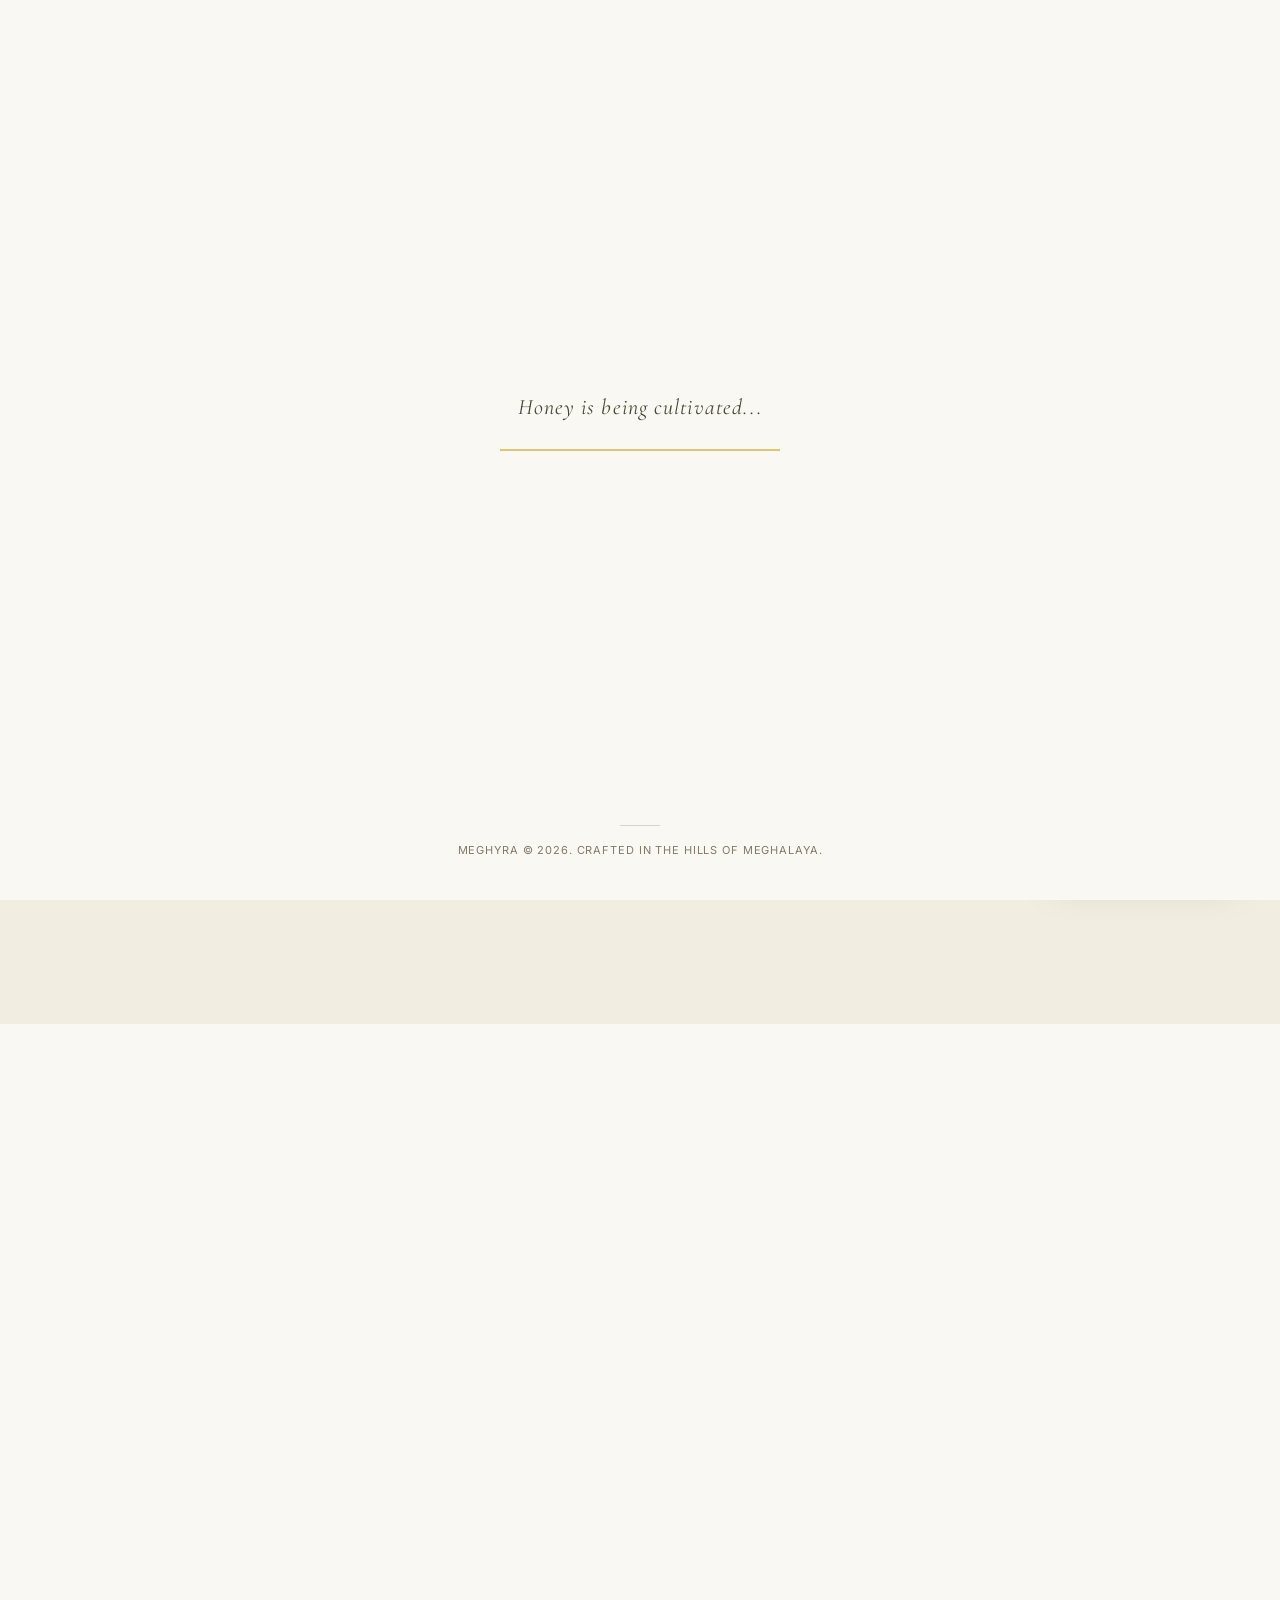
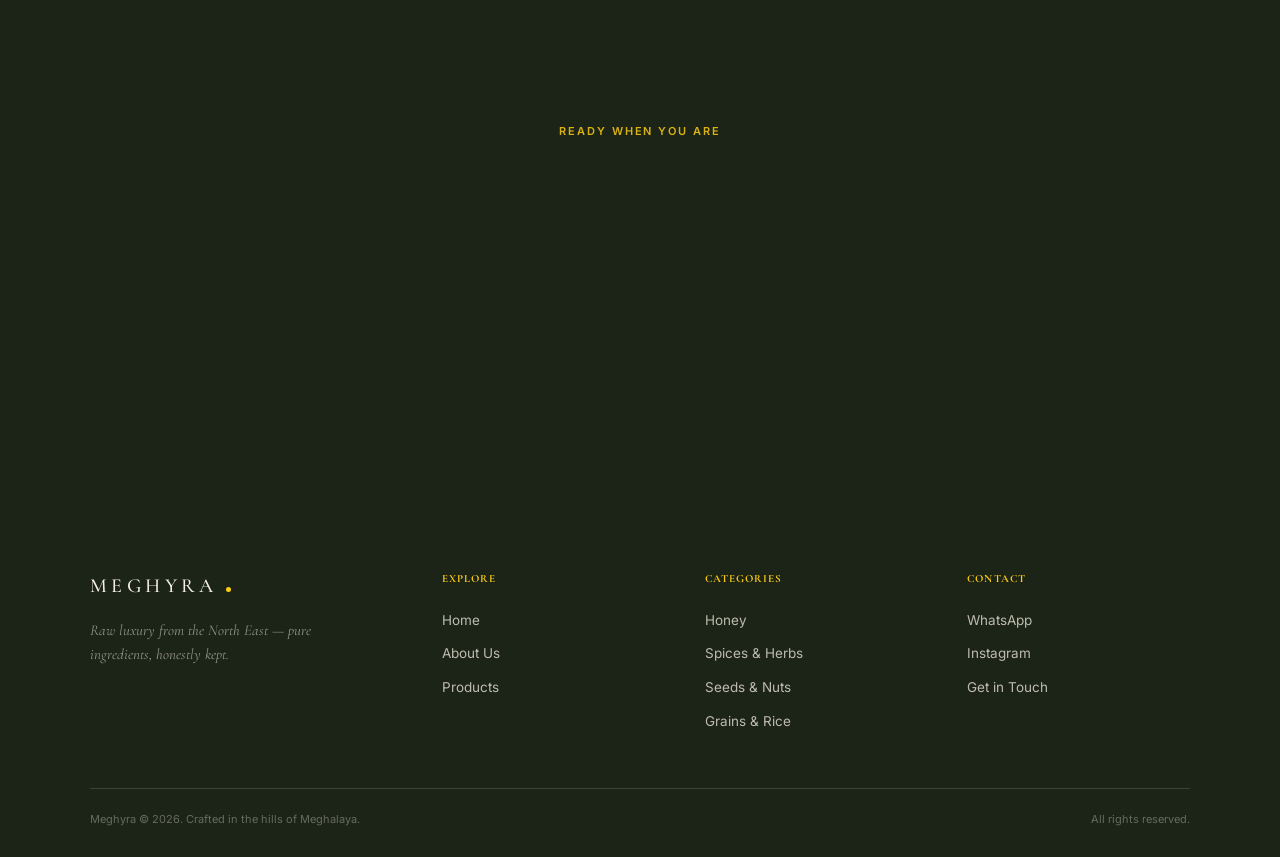
<file: index.html>
<!DOCTYPE html>
<html lang="en">
<head>
<meta charset="UTF-8">
<meta name="viewport" content="width=device-width, initial-scale=1.0">
<title>Meghyra — Pure Ingredients, Honestly Kept</title>
<meta name="description" content="Raw honey, native spices, heirloom grains and seeds, sourced directly from farming families across Meghalaya.">
<link rel="stylesheet" href="./style.css">
<link rel="icon" href="./assets/logo.webp" type="image/png">
<script>
  if (localStorage.getItem('theme') === 'dark') {
    document.documentElement.setAttribute('data-theme', 'dark');
  }
</script>
</head>
<body>

<div id="site-loader" class="site-loader">
  <div class="loader-content">
    <div id="loader-text" class="loader-text"></div>
    <div class="loader-line-bg">
      <div class="loader-line-fill"></div>
    </div>
    <div class="bee-icon">
      <svg width="46" height="46" viewBox="0 0 46 46" fill="none" xmlns="http://www.w3.org/2000/svg">
        <path d="M10 23L6 23" stroke="currentColor" stroke-width="3" stroke-linecap="round"/>
        <rect x="10" y="15" width="26" height="16" rx="8" fill="var(--brass)" stroke="currentColor" stroke-width="2"/>
        <path d="M18 15V31M26 15V31" stroke="currentColor" stroke-width="2"/>
        <path d="M22 15C22 15 20 3 28 3C36 3 28 15 28 15" fill="var(--paper)" stroke="currentColor" stroke-width="2"/>
        <path d="M16 15C16 15 14 7 22 7C30 7 22 15 22 15" fill="var(--paper)" stroke="currentColor" stroke-width="2"/>
        <circle cx="30" cy="20" r="1.5" fill="currentColor"/>
      </svg>
    </div>
  </div>

  <div class="loader-footer">
    <div class="loader-rule"></div>
    <span>Meghyra &copy; 2026. Crafted in the hills of Meghalaya.</span>
  </div>
</div>


<!-- ================= NAV ================= -->
<header class="site-nav" id="siteNav">
  <div class="wrap-wide nav-inner">
    <a href="./index.html" class="wordmark"><span class="word">MEGHYRA</span><span class="dot"></span></a>
    <nav class="nav-links">
      <a href="./index.html" class="active">Home</a>
      <a href="./about.html">About Us</a>
      <a href="./products.html">Products</a>
      <a href="./contact.html">Contact</a>
    </nav>
    <div class="nav-right">
      <button class="theme-toggle" id="themeToggleBtn" aria-label="Toggle dark mode" style="color:var(--ink);">
        <svg viewBox="0 0 24 24"><path d="M21 12.79A9 9 0 1 1 11.21 3 7 7 0 0 0 21 12.79z"></path></svg>
      </button>
      <a href="contact.html" class="btn btn-solid" style="padding:11px 22px;">Get in Touch</a>
      <button class="burger" id="burgerBtn" aria-label="Open menu"><span></span><span></span><span></span></button>
    </div>
  </div>
</header>

<div class="mobile-drawer" id="mobileDrawer">
  <span class="close">Close ✕</span>
  <a href="./index.html">Home</a>
  <a href="./about.html">About Us</a>
  <a href="./products.html">Products</a>
  <a href="./contact.html">Contact</a>
  <a href="./contact.html" class="btn btn-solid" style="margin-top:20px; width:fit-content; padding: 14px 28px; font-size: 13px;">Get in Touch</a>
</div>

<!-- ================= HERO ================= -->
<section style="position:relative; min-height:96vh; display:flex; align-items:center; overflow:hidden; padding:170px 0 100px;">
  <div style="position:absolute; inset:0; z-index:1;">
    <img src="./assets/meghalaya_hills.webp" alt="Misty Hills of Meghalaya" style="width:100%; height:100%; object-fit:cover; object-position:center;">
    <div style="position:absolute; inset:0; background:linear-gradient(to right, #0a0a0a 0%, rgba(10,10,10,0.6) 60%, rgba(10,10,10,0.2) 100%);"></div>
    <div style="position:absolute; inset:0; background:linear-gradient(to bottom, rgba(10,10,10,0.3) 0%, transparent 60%, #0a0a0a 100%);"></div>
  </div>
  <div class="wrap" style="position:relative; z-index:2; text-align:center; display:flex; flex-direction:column; align-items:center;">
    <span class="eyebrow reveal" style="text-shadow:0 4px 10px rgba(0,0,0,0.6);; color:var(--brass);">Meghalaya, India — Est. in the Hills</span>
    <h1 class="reveal" style="font-size:clamp(3rem, 8vw, 6.2rem); font-weight:500; line-height:1.05; margin-top:22px; max-width:14ch; text-shadow:0 10px 40px rgba(0,0,0,0.9); text-transform: capitalize;; color:#f8f5ee;">Pure ingredients,<br><em class="script-font" style="color:var(--brass);">honestly</em> kept.</h1>
    <p class="lede reveal" style="margin-top:26px; max-width:44ch; color:rgba(248,245,238,0.85); text-shadow:0 2px 10px rgba(0,0,0,0.6);">We work directly with farming families across Meghalaya to bring raw honey, native spice, and heirloom grain to your table — unprocessed, unhurried, and true to where it came from.</p>
    <div class="reveal" style="margin-top:42px; display:flex; gap:34px; align-items:center; flex-wrap:wrap; justify-content:center;">
      <a href="./about.html" class="link-arrow" style="color:#fff;">Our Story <svg viewBox="0 0 24 24" fill="none" stroke="currentColor" stroke-width="1.6"><path d="M5 12h14M13 6l6 6-6 6"/></svg></a>
    </div>
  </div>
</section>

<!-- ================= TRUST STRIP ================= -->
<section class="section-tight bg-tint">
  <div class="wrap stat-row reveal">
    <div class="stat"><b>0</b><span>Chemicals Added</span></div>
    <div class="stat"><b>30+</b><span>Partner Farms</span></div>
    <div class="stat"><b>4</b><span>Native Categories</span></div>
    <div class="stat"><b>Pan-India</b><span>Delivery</span></div>
  </div>
</section>

<!-- ================= BESTSELLERS PREVIEW ================= -->
<section class="section">
  <div class="wrap">
    <div class="section-head reveal" style="display:flex; align-items:flex-end; justify-content:space-between; flex-wrap:wrap; gap:20px; max-width:none;">
      <div>
        <span class="eyebrow">Most Requested</span>
        <h2>Where to Begin</h2>
      </div>
      <a href="./products.html" class="link-arrow">View Full Catalog <svg viewBox="0 0 24 24" fill="none" stroke="currentColor" stroke-width="1.6"><path d="M5 12h14M13 6l6 6-6 6"/></svg></a>
    </div>

    <div class="product-grid reveal">
      <div class="product-card">
        <div class="figure figure-frame">
          <img src="./assets/pure_honey.webp" alt="Pure Honey">
        </div>
        <div class="product-card-content">
          <div class="title-row">
            <h3>Ryndia Royale</h3>
            <span class="price"><span class="old" style="text-decoration:line-through; color:var(--ink-45); font-size:0.85rem; margin-right:6px;">₹4,500</span>₹3,500</span>
          </div>
          <p class="desc">Raw multiflora honey, drawn from wild hives deep in the Meghalaya forest belt.</p>
          <a class="btn-full" href="https://wa.me/916909424621?text=Hi%21%20I%27m%20interested%20in%20Ryndia%20Royale." target="_blank" rel="noopener">Enquire</a>
        </div>
      </div>

      <div class="product-card">
        <div class="figure figure-frame">
          <img src="./assets/lakadong_turmeric.webp" alt="Lakadong Turmeric">
        </div>
        <div class="product-card-content">
          <div class="title-row">
            <h3>High-Curcumin Reserve</h3>
            <span class="price">₹650</span>
          </div>
          <p class="desc">Stone-ground from Meghalaya's celebrated Lakadong turmeric, prized for its deep colour.</p>
          <a class="btn-full" href="https://wa.me/916909424621?text=Hi%21%20I%27m%20interested%20in%20the%20Lakadong%20Turmeric." target="_blank" rel="noopener">Enquire</a>
        </div>
      </div>

      <div class="product-card">
        <div class="figure figure-frame">
          <img src="./assets/organic_spices.webp" alt="Organic Spices">
        </div>
        <div class="product-card-content">
          <div class="title-row">
            <h3>Wild Gold Collection Box</h3>
            <span class="price">On request</span>
          </div>
          <p class="desc">A hand-arranged assortment of honey, spice, and grain, boxed for gifting.</p>
          <a class="btn-full" href="https://wa.me/916909424621?text=Hi%21%20I%27m%20interested%20in%20the%20Wild%20Gold%20Collection%20Box." target="_blank" rel="noopener">Enquire</a>
        </div>
      </div>
    </div>
  </div>
</section>

<!-- ================= CATEGORY TEASER ================= -->
<section class="section bg-tint">
  <div class="wrap">
    <div class="section-head reveal">
      <span class="eyebrow">Shop by Category</span>
      <h2>What the Hills Provide</h2>
    </div>
    <div class="reveal" style="display:flex; flex-direction:column;">
      <a href="products.html#honey" class="cat-row">
        <div class="cat-title-wrap">
          <span class="cat-title">Honey</span>
          <div class="cat-icon">
            <svg width="32" height="32" viewBox="0 0 46 46" fill="none">
              <path d="M10 23L6 23" stroke="currentColor" stroke-width="3" stroke-linecap="round"/>
              <rect x="10" y="15" width="26" height="16" rx="8" fill="none" stroke="currentColor" stroke-width="2"/>
              <path d="M18 15V31M26 15V31" stroke="currentColor" stroke-width="2"/>
              <path d="M22 15C22 15 20 3 28 3C36 3 28 15 28 15" fill="none" stroke="currentColor" stroke-width="2"/>
              <path d="M16 15C16 15 14 7 22 7C30 7 22 15 22 15" fill="none" stroke="currentColor" stroke-width="2"/>
            </svg>
          </div>
        </div>
        <div class="cat-info-wrap">
          <span class="variety-text">5 Varieties</span>
          <p class="cat-desc">Raw, wild-harvested honey from deep within the Meghalaya forest belt.</p>
        </div>
      </a>
      <a href="products.html#spices" class="cat-row">
        <div class="cat-title-wrap">
          <span class="cat-title">Spices &amp; Herbs</span>
          <div class="cat-icon">
            <svg viewBox="0 0 24 24" fill="none" stroke="currentColor" stroke-width="1.5" stroke-linecap="round" stroke-linejoin="round"><path d="M11 20A7 7 0 0 1 9.8 6.1C15.5 5 17 4.48 19 2c1 2 2 4.18 2 8 0 5.5-4.78 10-10 10Z"/><path d="M2 21c0-3 1.85-5.36 5.08-6C9.5 14.52 12 13 13 12"/></svg>
          </div>
        </div>
        <div class="cat-info-wrap">
          <span class="variety-text">10 Varieties</span>
          <p class="cat-desc">Sun-dried and stone-ground native spices, including high-curcumin Lakadong turmeric.</p>
        </div>
      </a>
      <a href="products.html#seeds" class="cat-row">
        <div class="cat-title-wrap">
          <span class="cat-title">Seeds &amp; Nuts</span>
          <div class="cat-icon">
            <svg viewBox="0 0 24 24" fill="none" stroke="currentColor" stroke-width="1.5" stroke-linecap="round" stroke-linejoin="round"><path d="M12 2C7 2 3 6 3 11c0 5 4 11 9 11s9-6 9-11c0-5-4-9-9-9z"/><path d="M12 2v20"/></svg>
          </div>
        </div>
        <div class="cat-info-wrap">
          <span class="variety-text">7 Varieties</span>
          <p class="cat-desc">Locally foraged and hand-hulled seeds, lightly toasted for everyday nourishment.</p>
        </div>
      </a>
      <a href="products.html#grains" class="cat-row last">
        <div class="cat-title-wrap">
          <span class="cat-title">Grains &amp; Rice</span>
          <div class="cat-icon">
            <svg viewBox="0 0 24 24" fill="none" stroke="currentColor" stroke-width="1.5" stroke-linecap="round" stroke-linejoin="round"><path d="M2 22l10-10"/><path d="M3.47 11.53a3.53 3.53 0 0 0 4.93-5.06l-4.93 5.06z"/><path d="M7.47 15.53a3.53 3.53 0 0 0 4.93-5.06l-4.93 5.06z"/><path d="M11.47 19.53a3.53 3.53 0 0 0 4.93-5.06l-4.93 5.06z"/><path d="M11.53 3.47a3.53 3.53 0 0 0 5.06-4.93l-5.06 4.93z"/><path d="M15.53 7.47a3.53 3.53 0 0 0 5.06-4.93l-5.06 4.93z"/><path d="M19.53 11.47a3.53 3.53 0 0 0 5.06-4.93l-5.06 4.93z"/></svg>
          </div>
        </div>
        <div class="cat-info-wrap">
          <span class="variety-text">8 Varieties</span>
          <p class="cat-desc">Heirloom red rice, millets, and ancient hill grains grown without synthetic fertilizers.</p>
        </div>
      </a>
    </div>
  </div>
</section>

<!-- ================= TESTIMONIAL ================= -->
<section class="section">
  <div class="wrap">
    <div class="testimonial reveal">
      <p>"This honey tastes like the hills themselves — pure, earthy, and impossible to forget."</p>
      <div class="who">Priya, Customer</div>
    </div>
  </div>
</section>

<!-- ================= CTA ================= -->
<section class="section bg-forest">
  <div class="wrap" style="text-align:center;">
    <span class="eyebrow reveal">Ready When You Are</span>
    <h2 class="reveal" style="font-size:var(--fs-h2); margin-top:16px;">Bring Home the Hills.</h2>
    <p class="lede reveal ink-45" style="margin:18px auto 40px; max-width:44ch;">Message us on WhatsApp — our team replies personally, always.</p>
    <div class="reveal cta-buttons" style="display:flex; gap:22px; justify-content:center; flex-wrap:wrap;">
      <a href="https://wa.me/916909424621?text=Hi%21%20I%27d%20like%20to%20know%20more%20about%20Meghyra." target="_blank" rel="noopener" class="btn btn-outline-brass" style="flex:1; min-width:240px; max-width:280px; justify-content:center; border-radius:8px;">Message Us on WhatsApp</a>
      <a href="./products.html" class="btn btn-solid" style="flex:1; min-width:240px; max-width:280px; justify-content:center; border-radius:8px;">View Full Catalog</a>
    </div>
  </div>
</section>

<!-- ================= FOOTER ================= -->
<footer>
  <div class="wrap">
    <div class="footer-top">
      <div class="footer-brand">
        <span class="wordmark"><span class="word">MEGHYRA</span><span class="dot"></span></span>
        <p>Raw luxury from the North East — pure ingredients, honestly kept.</p>
      </div>
      <div class="footer-col">
        <h4>Explore</h4>
        <a href="./index.html">Home</a>
        <a href="./about.html">About Us</a>
        <a href="./products.html">Products</a>
      </div>
      <div class="footer-col">
        <h4>Categories</h4>
        <a href="./products.html#honey">Honey</a>
        <a href="./products.html#spices">Spices &amp; Herbs</a>
        <a href="./products.html#seeds">Seeds &amp; Nuts</a>
        <a href="./products.html#grains">Grains &amp; Rice</a>
      </div>
      <div class="footer-col">
        <h4>Contact</h4>
        <a href="https://wa.me/916909424621" target="_blank" rel="noopener">WhatsApp</a>
        <a href="https://www.instagram.com/meghyra_" target="_blank" rel="noopener">Instagram</a>
        <a href="./contact.html">Get in Touch</a>
      </div>
    </div>
    <div class="footer-bottom">
      <span>Meghyra © 2026. Crafted in the hills of Meghalaya.</span>
      <span>All rights reserved.</span>
    </div>
  </div>
</footer>

<a href="https://wa.me/916909424621?text=Hi%21%20I%27d%20like%20to%20know%20more%20about%20Meghyra." target="_blank" rel="noopener" class="float-order">
  <svg viewBox="0 0 24 24" fill="currentColor"><path d="M12 2C6.48 2 2 6.48 2 12c0 1.85.5 3.58 1.36 5.07L2 22l5.06-1.33A9.94 9.94 0 0012 22c5.52 0 10-4.48 10-10S17.52 2 12 2zm0 18a7.9 7.9 0 01-4.03-1.1l-.29-.17-2.99.79.8-2.92-.19-.3A7.93 7.93 0 014 12c0-4.41 3.59-8 8-8s8 3.59 8 8-3.59 8-8 8z"/></svg>
  <span>Order on WhatsApp</span>
</a>

<script src="./script.js"></script>
</body>
</html>
</file>
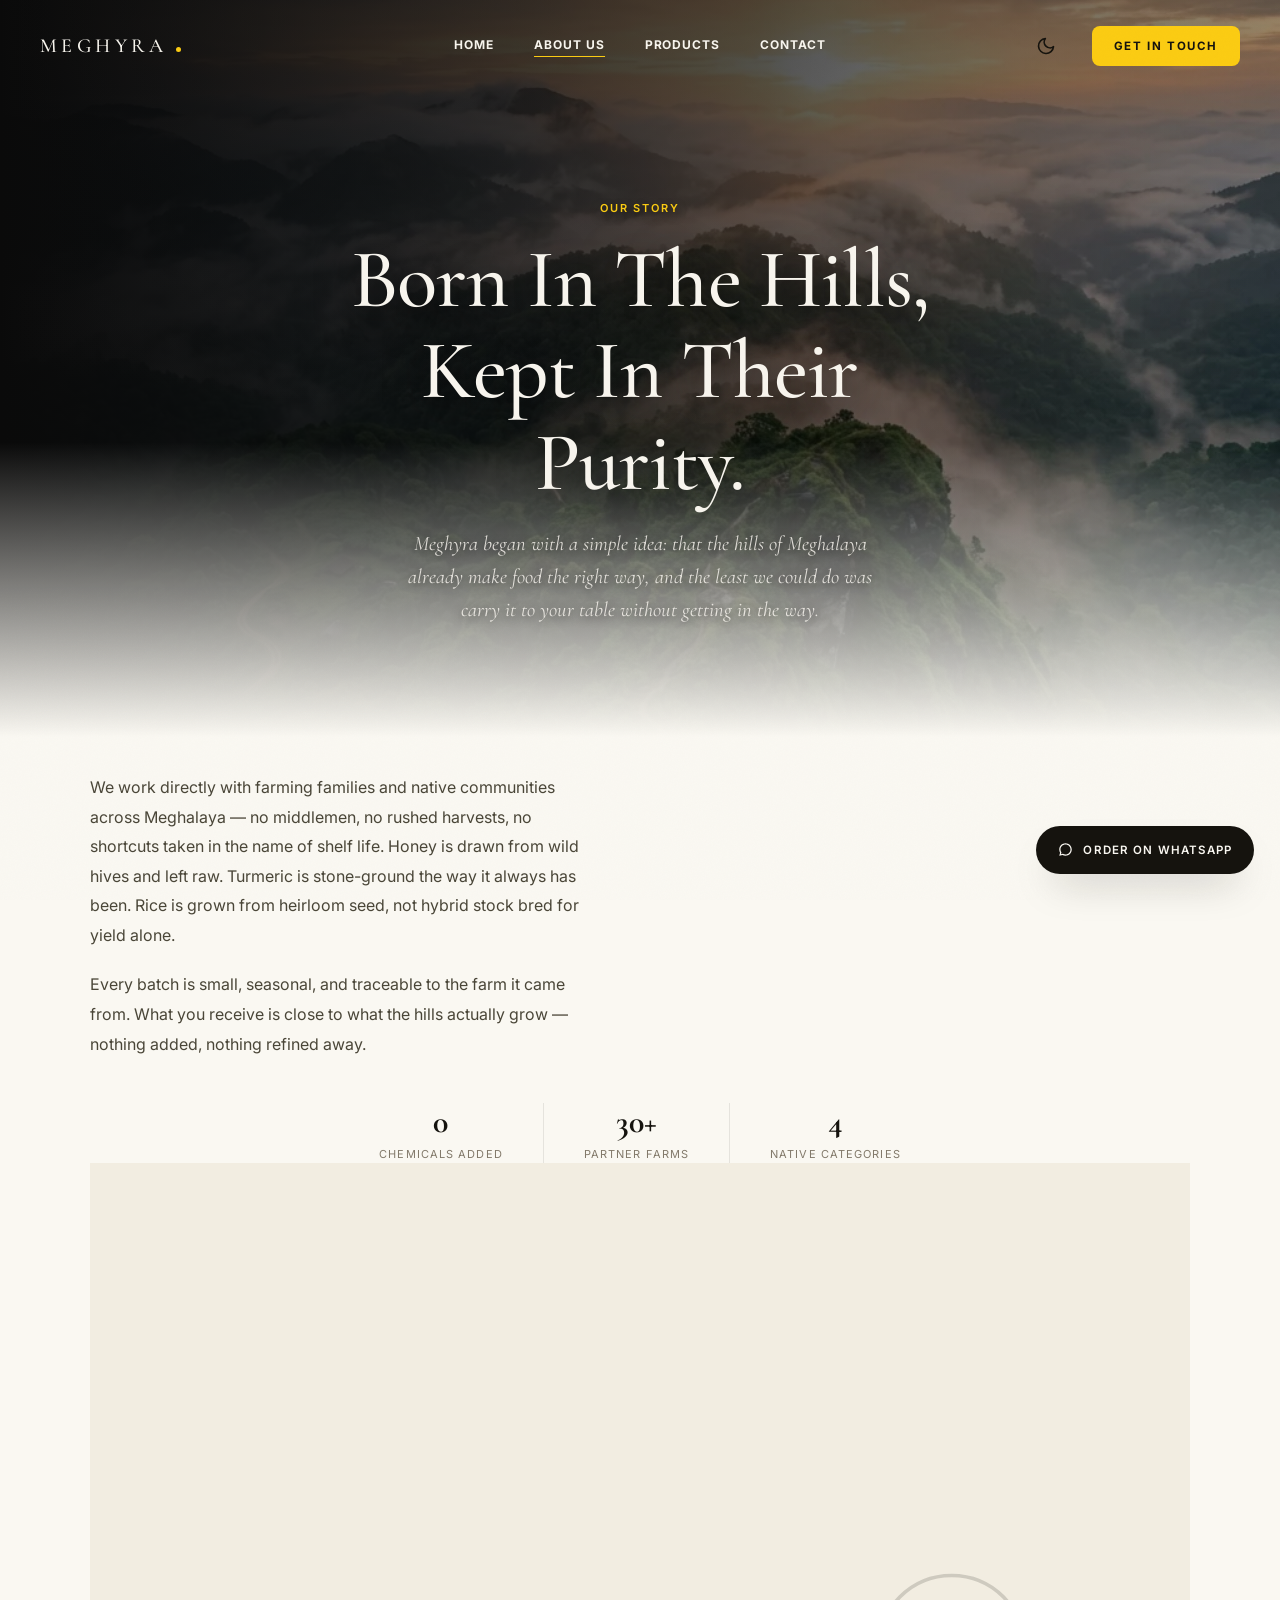
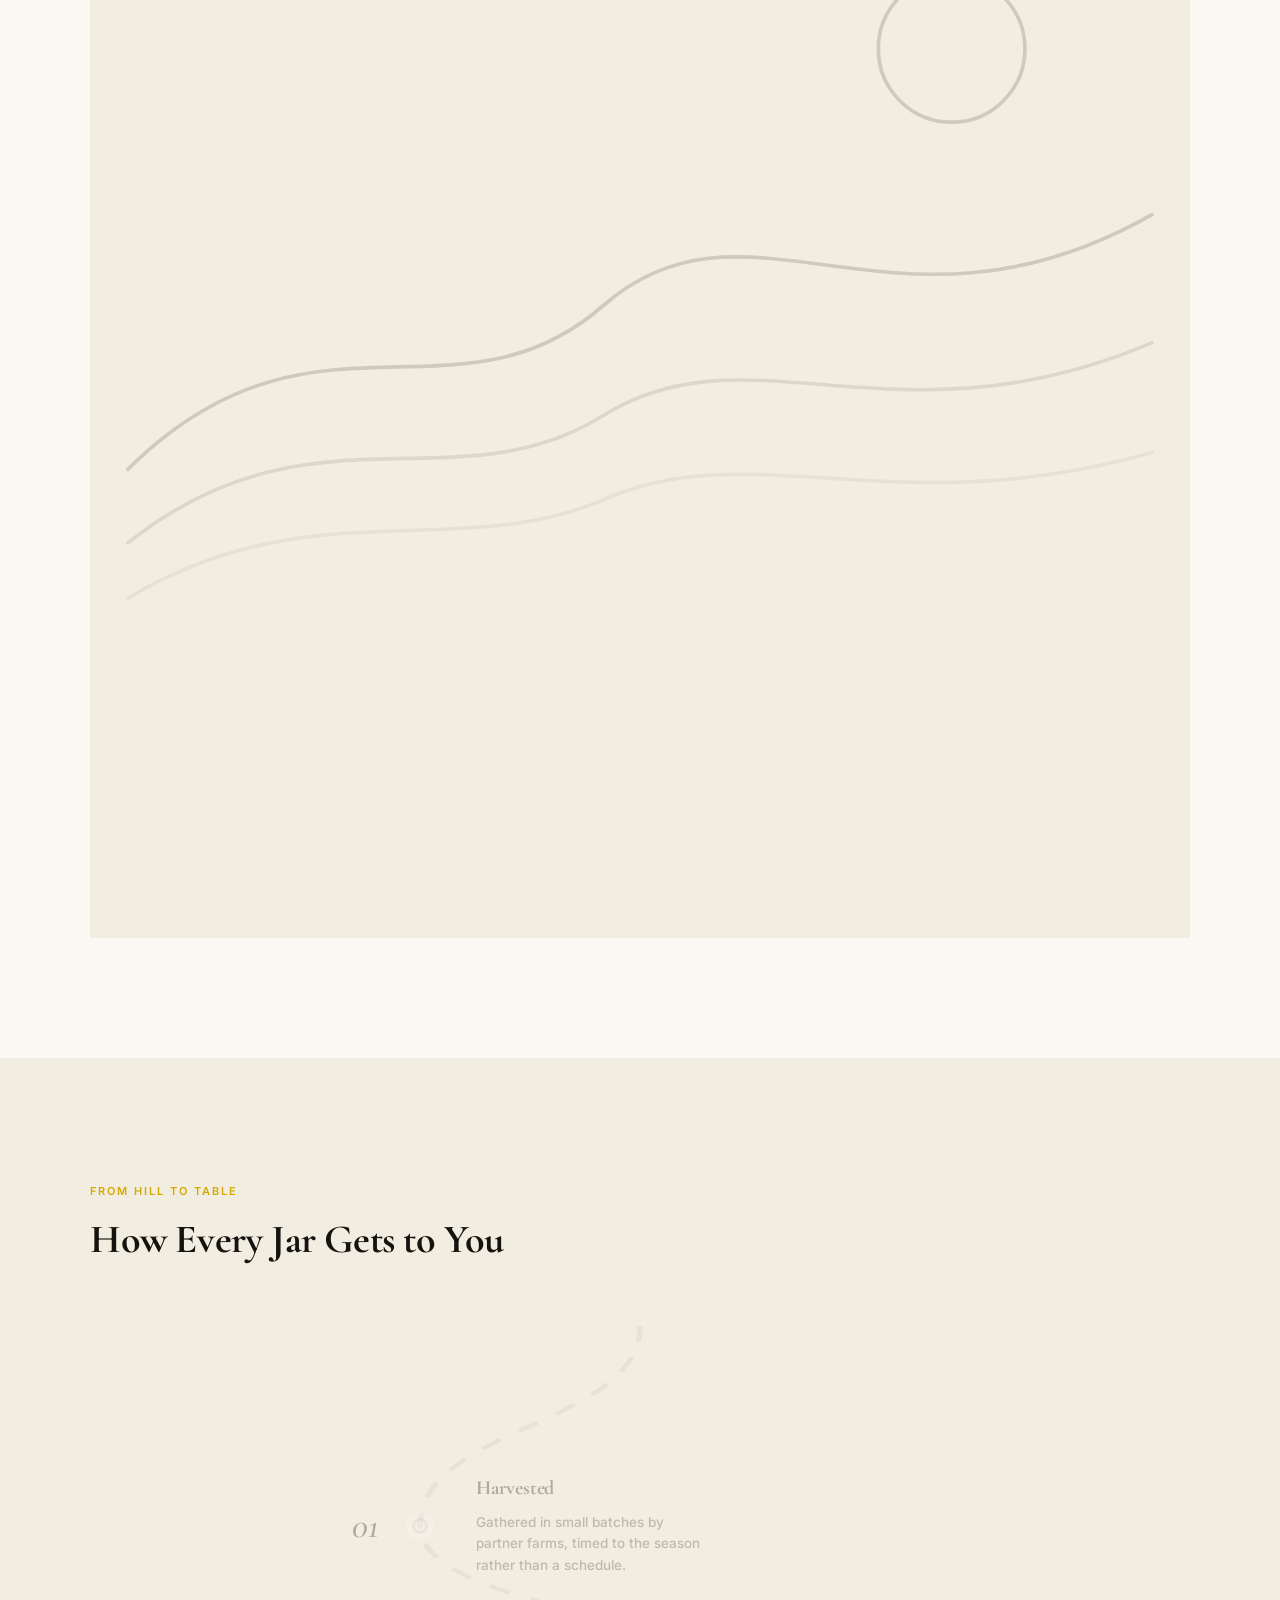
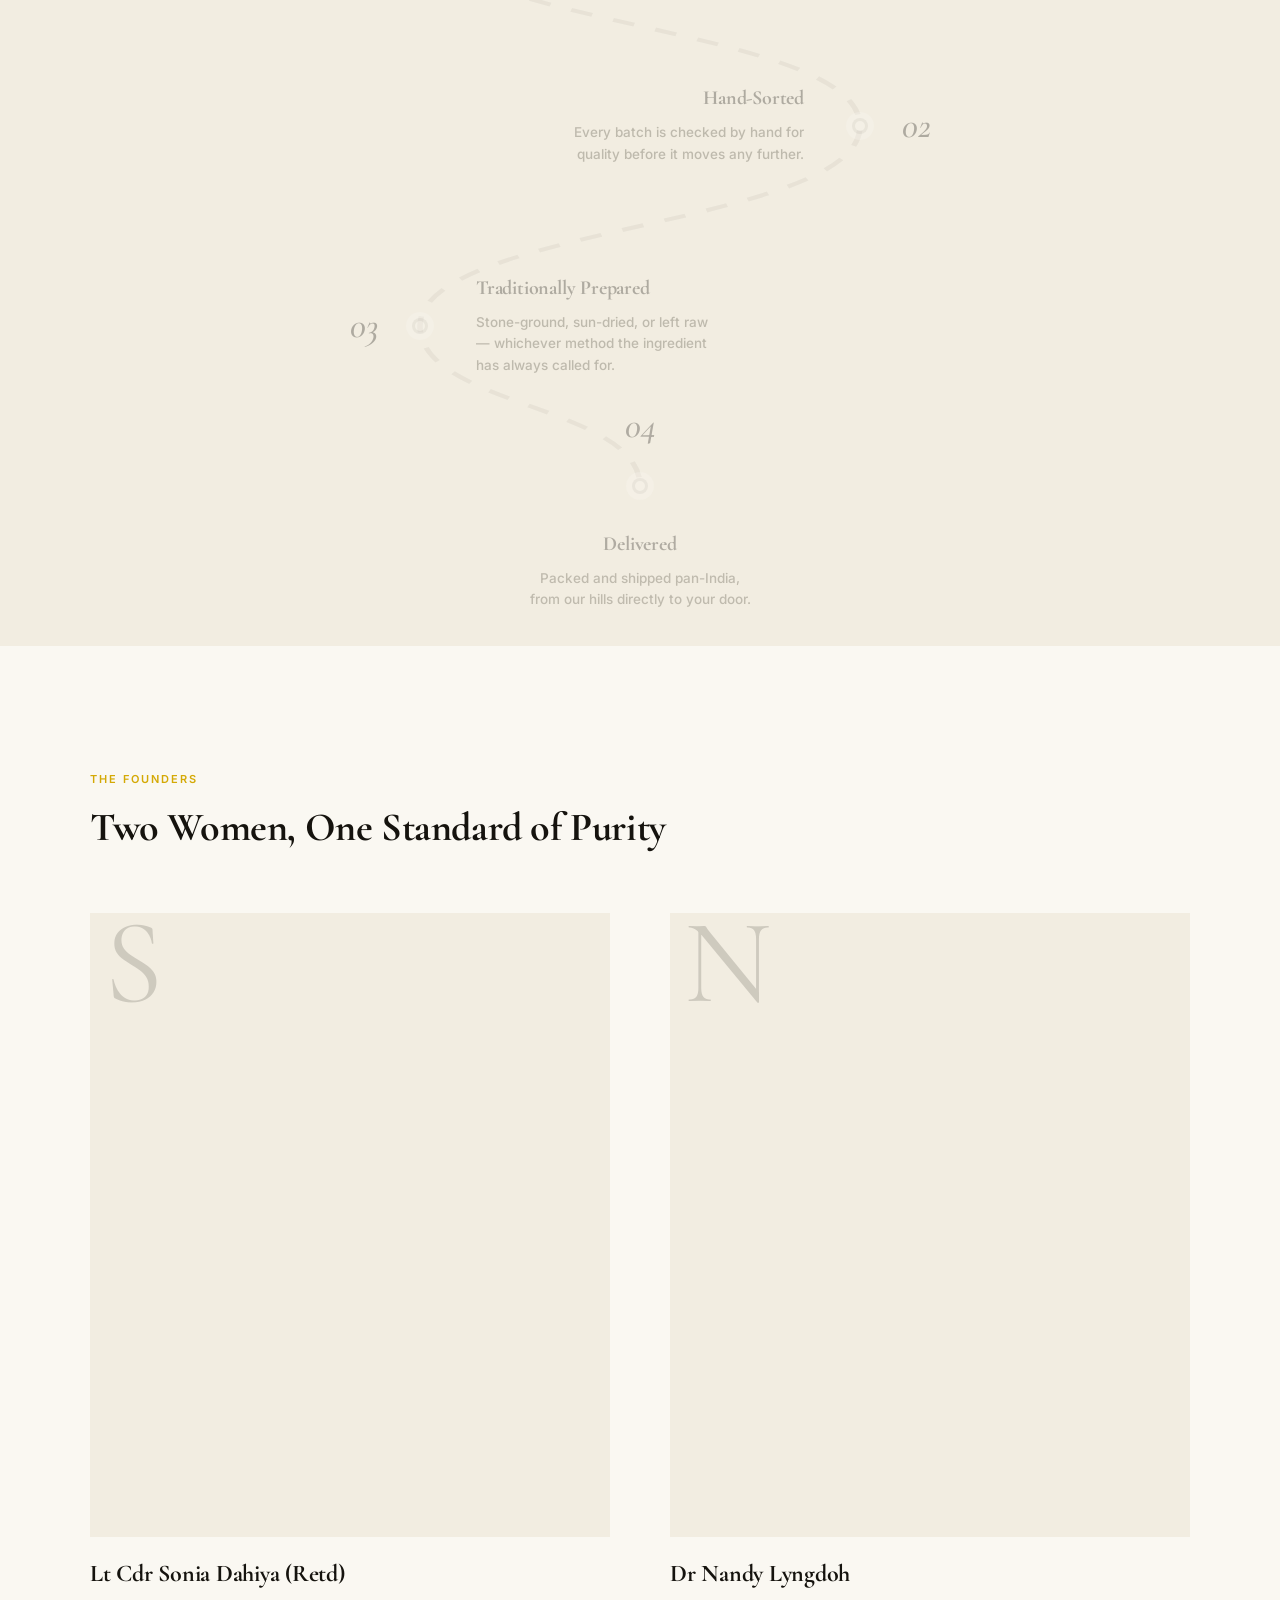
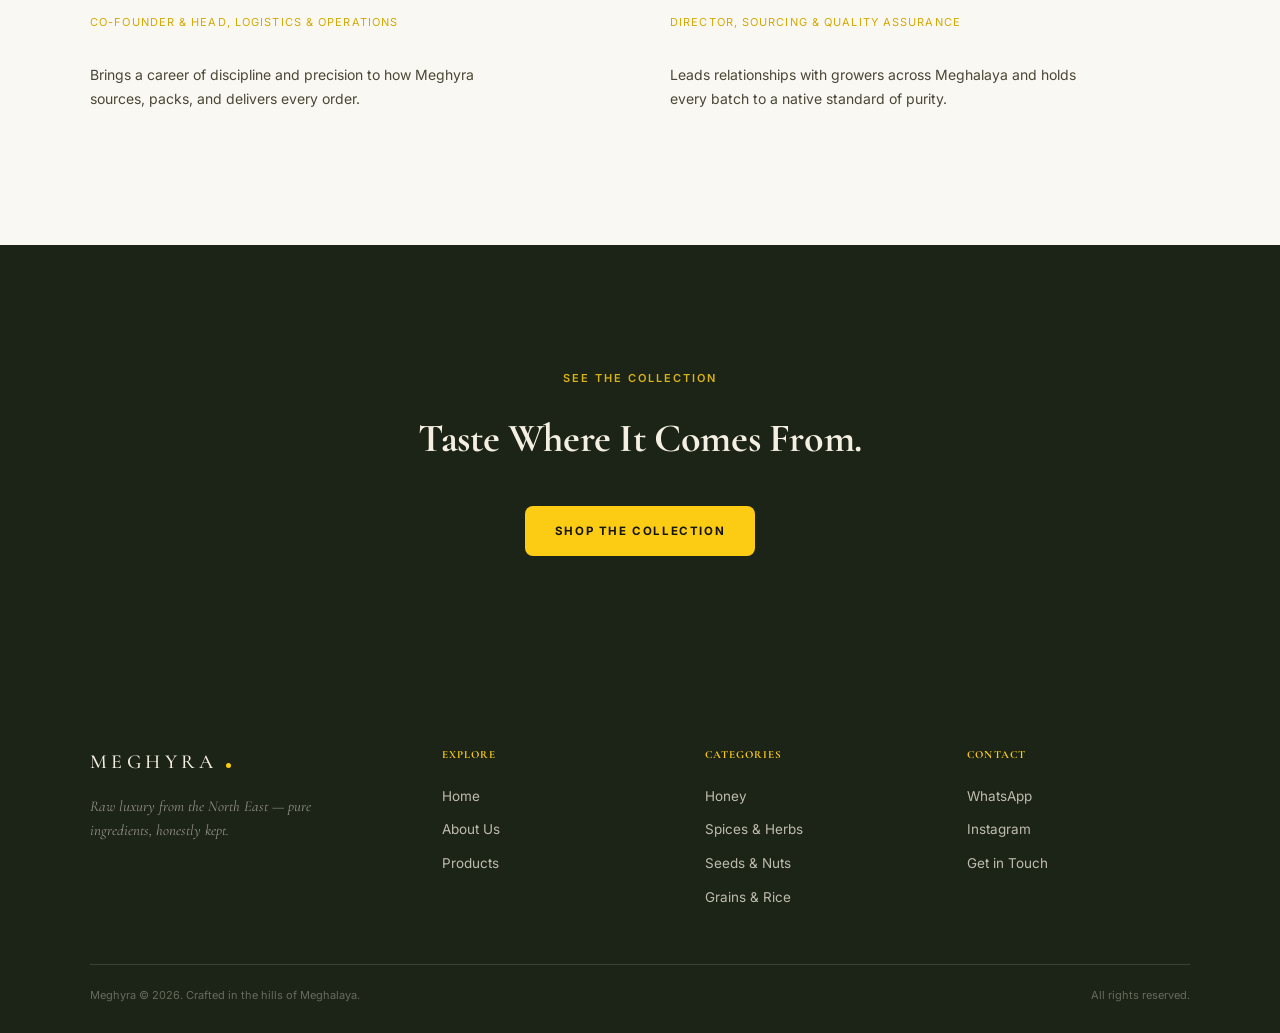
<file: about.html>
<!DOCTYPE html>
<html lang="en">
<head>
<meta charset="UTF-8">
<meta name="viewport" content="width=device-width, initial-scale=1.0">
<title>About Us — Meghyra</title>
<meta name="description" content="Meghyra works directly with farming families across Meghalaya. Meet the founders and the process behind every jar.">
<link rel="stylesheet" href="./style.css">
<link rel="icon" href="./assets/logo.webp" type="image/png">
<script>
  if (localStorage.getItem('theme') === 'dark') {
    document.documentElement.setAttribute('data-theme', 'dark');
  }
</script>
</head>
<body>

<header class="site-nav" id="siteNav">
  <div class="wrap-wide nav-inner">
    <a href="index.html" class="wordmark"><span class="word">MEGHYRA</span><span class="dot"></span></a>
    <nav class="nav-links">
      <a href="./index.html">Home</a>
      <a href="./about.html" class="active">About Us</a>
      <a href="./products.html">Products</a>
      <a href="./contact.html">Contact</a>
    </nav>
    <div class="nav-right">
      <button class="theme-toggle" id="themeToggleBtn" aria-label="Toggle dark mode" style="color:var(--ink);">
        <svg viewBox="0 0 24 24"><path d="M21 12.79A9 9 0 1 1 11.21 3 7 7 0 0 0 21 12.79z"></path></svg>
      </button>
      <a href="./contact.html" class="btn btn-solid" style="padding:11px 22px;">Get in Touch</a>
      <button class="burger" id="burgerBtn" aria-label="Open menu"><span></span><span></span><span></span></button>
    </div>
  </div>
</header>

<div class="mobile-drawer" id="mobileDrawer">
  <span class="close">Close ✕</span>
  <a href="./index.html">Home</a>
  <a href="./about.html">About Us</a>
  <a href="./products.html">Products</a>
  <a href="./contact.html">Contact</a>
  <a href="./contact.html" class="btn btn-solid" style="margin-top:20px; width:fit-content; padding: 14px 28px; font-size: 13px;">Get in Touch</a>
</div>

<!-- ================= PAGE BANNER ================= -->
<section class="page-banner" style="position:relative; overflow:hidden;">
  <div style="position:absolute; inset:0; z-index:1;">
    <img src="./assets/about_hills.webp" alt="Sunrise Hills of Meghalaya" style="width:100%; height:100%; object-fit:cover; object-position:center;">
    <div style="position:absolute; inset:0; background:linear-gradient(to right, #0a0a0a 0%, rgba(10,10,10,0.6) 60%, rgba(10,10,10,0.2) 100%);"></div>
    <div style="position:absolute; inset:0; background:linear-gradient(to bottom, rgba(10,10,10,0.3) 0%, transparent 60%, var(--paper) 100%);"></div>
  </div>
  <div class="wrap" style="position:relative; z-index:2; text-align:center; display:flex; flex-direction:column; align-items:center;">
    <span class="eyebrow reveal" style="text-shadow:0 4px 10px rgba(0,0,0,0.6);; color:var(--brass);">Our Story</span>
    <h1 class="reveal" style="font-size:clamp(3rem, 7vw, 5.2rem); font-weight:500; line-height:1.1; margin-top:16px; max-width:16ch; text-shadow:0 10px 40px rgba(0,0,0,0.9); color:#f8f5ee; text-transform: capitalize;">Born in the hills, kept in their purity.</h1>
    <p class="lede reveal" style="margin-top:20px; max-width:56ch; color:rgba(248,245,238,0.85); text-shadow:0 2px 10px rgba(0,0,0,0.6);">Meghyra began with a simple idea: that the hills of Meghalaya already make food the right way, and the least we could do was carry it to your table without getting in the way.</p>
  </div>
</section>

<!-- ================= STORY ================= -->
<section class="section" style="padding-top:20px;">
  <div class="wrap story-grid">
    <div class="reveal">
      <p style="font-size:16px; line-height:1.85; color:var(--ink-70); max-width:50ch;">We work directly with farming families and native communities across Meghalaya — no middlemen, no rushed harvests, no shortcuts taken in the name of shelf life. Honey is drawn from wild hives and left raw. Turmeric is stone-ground the way it always has been. Rice is grown from heirloom seed, not hybrid stock bred for yield alone.</p>
      <p style="font-size:16px; line-height:1.85; color:var(--ink-70); max-width:50ch; margin-top:20px;">Every batch is small, seasonal, and traceable to the farm it came from. What you receive is close to what the hills actually grow — nothing added, nothing refined away.</p>
      <div class="stat-row" style="margin-top:44px;">
        <div class="stat"><b>0</b><span>Chemicals Added</span></div>
        <div class="stat"><b>30+</b><span>Partner Farms</span></div>
        <div class="stat"><b>4</b><span>Native Categories</span></div>
      </div>
    </div>
    <div class="figure figure-frame linework reveal" style="background:var(--paper-2); color:var(--line-strong); aspect-ratio:4/5;">
      <svg viewBox="0 0 300 220" fill="none"><circle cx="235" cy="55" r="20" stroke="currentColor" stroke-width="1"/><path d="M10 170 C 60 120 100 160 140 125 C 180 90 220 140 290 100" stroke="currentColor" stroke-width="1"/><path d="M10 190 C 60 150 100 180 140 155 C 180 130 220 165 290 135" stroke="currentColor" stroke-width="1" opacity=".6"/><path d="M10 205 C 60 175 100 195 140 178 C 180 160 220 185 290 165" stroke="currentColor" stroke-width="1" opacity=".35"/></svg>
    </div>
  </div>
</section>

<!-- ================= PROCESS ================= -->
<section class="section bg-tint">
  <div class="wrap">
    <div class="section-head reveal">
      <span class="eyebrow">From Hill to Table</span>
      <h2>How Every Jar Gets to You</h2>
    </div>
    <div class="roadmap-container reveal">
      <!-- Desktop SVG -->
      <svg class="roadmap-svg svg-desktop" viewBox="0 0 100 100" preserveAspectRatio="none">
        <path class="roadmap-track" d="M50,0 C50,12.5 30,12.5 30,25 C30,37.5 70,37.5 70,50 C70,62.5 30,62.5 30,75 C30,85 50,85 50,95" fill="none" stroke="currentColor" stroke-width="0.5" stroke-dasharray="2 2" opacity="0.3"></path>
        <path class="roadmap-path desktop-path" d="M50,0 C50,12.5 30,12.5 30,25 C30,37.5 70,37.5 70,50 C70,62.5 30,62.5 30,75 C30,85 50,85 50,95" fill="none" stroke="#FBCC13" stroke-width="1.5"></path>
      </svg>
      <!-- Mobile SVG -->
      <svg class="roadmap-svg svg-mobile" viewBox="0 0 100 100" preserveAspectRatio="none">
        <path class="roadmap-track" d="M20,0 C20,12.5 15,12.5 15,25 C15,37.5 25,37.5 25,50 C25,62.5 15,62.5 15,75 C15,85 20,85 20,95" fill="none" stroke="currentColor" stroke-width="0.5" stroke-dasharray="2 2" opacity="0.3"></path>
        <path class="roadmap-path mobile-path" d="M20,0 C20,12.5 15,12.5 15,25 C15,37.5 25,37.5 25,50 C25,62.5 15,62.5 15,75 C15,85 20,85 20,95" fill="none" stroke="#FBCC13" stroke-width="1.5"></path>
      </svg>
      
      <!-- The Bee -->
      <div id="flying-bee" style="position: absolute; width: 36px; height: 36px; margin-left: -18px; margin-top: -18px; z-index: 5; pointer-events: none; opacity: 0; transition: opacity 0.3s;">
        <svg viewBox="0 0 24 24" fill="none" style="width: 100%; height: 100%; filter: drop-shadow(0 2px 4px rgba(0,0,0,0.3));">
          <ellipse cx="10" cy="12" rx="7" ry="5" fill="#FBCC13" />
          <circle cx="18" cy="12" r="4" fill="#15130e" />
          <path d="M 7,8 L 7,16 M 11,7.5 L 11,16.5" stroke="#15130e" stroke-width="2" />
          <path d="M 9,9 C 6,0 16,0 12,8" fill="rgba(248,245,238,0.9)" stroke="#15130e" stroke-width="0.5"/>
          <path d="M 9,15 C 6,24 16,24 12,16" fill="rgba(248,245,238,0.9)" stroke="#15130e" stroke-width="0.5"/>
        </svg>
      </div>

      <div class="roadmap-node node-1" data-step="1">
        <div class="node-number">01</div>
        <div class="node-dot"></div>
        <div class="node-content">
          <h3>Harvested</h3>
          <p>Gathered in small batches by partner farms, timed to the season rather than a schedule.</p>
        </div>
      </div>
      
      <div class="roadmap-node node-2" data-step="2">
        <div class="node-number">02</div>
        <div class="node-dot"></div>
        <div class="node-content">
          <h3>Hand-Sorted</h3>
          <p>Every batch is checked by hand for quality before it moves any further.</p>
        </div>
      </div>
      
      <div class="roadmap-node node-3" data-step="3">
        <div class="node-number">03</div>
        <div class="node-dot"></div>
        <div class="node-content">
          <h3>Traditionally Prepared</h3>
          <p>Stone-ground, sun-dried, or left raw — whichever method the ingredient has always called for.</p>
        </div>
      </div>
      
      <div class="roadmap-node node-4" data-step="4">
        <div class="node-number">04</div>
        <div class="node-dot"></div>
        <div class="node-content">
          <h3>Delivered</h3>
          <p>Packed and shipped pan-India, from our hills directly to your door.</p>
        </div>
      </div>
    </div>
  </div>
</section>

<!-- ================= FOUNDERS ================= -->
<section class="section">
  <div class="wrap">
    <div class="section-head reveal">
      <span class="eyebrow">The Founders</span>
      <h2>Two Women, One Standard of Purity</h2>
    </div>
    <div class="founder-grid reveal">
      <div class="founder">
        <div class="frame"><span class="initial">S</span></div>
        <h3>Lt Cdr Sonia Dahiya (Retd)</h3>
        <span class="role">Co-Founder &amp; Head, Logistics &amp; Operations</span>
        <p>Brings a career of discipline and precision to how Meghyra sources, packs, and delivers every order.</p>
      </div>
      <div class="founder">
        <div class="frame"><span class="initial">N</span></div>
        <h3>Dr Nandy Lyngdoh</h3>
        <span class="role">Director, Sourcing &amp; Quality Assurance</span>
        <p>Leads relationships with growers across Meghalaya and holds every batch to a native standard of purity.</p>
      </div>
    </div>
  </div>
</section>

<!-- ================= CTA ================= -->
<section class="section bg-forest">
  <div class="wrap" style="text-align:center;">
    <span class="eyebrow reveal">See the Collection</span>
    <h2 class="reveal" style="font-size:var(--fs-h2); margin-top:16px;">Taste Where It Comes From.</h2>
    <div class="reveal" style="margin-top:36px;">
      <a href="./products.html" class="btn btn-solid">Shop the Collection</a>
    </div>
  </div>
</section>

<footer>
  <div class="wrap">
    <div class="footer-top">
      <div class="footer-brand">
        <span class="wordmark"><span class="word">MEGHYRA</span><span class="dot"></span></span>
        <p>Raw luxury from the North East — pure ingredients, honestly kept.</p>
      </div>
      <div class="footer-col">
        <h4>Explore</h4>
        <a href="./index.html">Home</a>
        <a href="./about.html">About Us</a>
        <a href="./products.html">Products</a>
      </div>
      <div class="footer-col">
        <h4>Categories</h4>
        <a href="products.html#honey">Honey</a>
        <a href="products.html#spices">Spices &amp; Herbs</a>
        <a href="products.html#seeds">Seeds &amp; Nuts</a>
        <a href="products.html#grains">Grains &amp; Rice</a>
      </div>
      <div class="footer-col">
        <h4>Contact</h4>
        <a href="https://wa.me/916909424621" target="_blank" rel="noopener">WhatsApp</a>
        <a href="https://www.instagram.com/meghyra_" target="_blank" rel="noopener">Instagram</a>
        <a href="./contact.html">Get in Touch</a>
      </div>
    </div>
    <div class="footer-bottom">
      <span>Meghyra © 2026. Crafted in the hills of Meghalaya.</span>
      <span>All rights reserved.</span>
    </div>
  </div>
</footer>

<a href="https://wa.me/916909424621?text=Hi%21%20I%27d%20like%20to%20know%20more%20about%20Meghyra." target="_blank" rel="noopener" class="float-order">
  <svg viewBox="0 0 24 24" fill="currentColor"><path d="M12 2C6.48 2 2 6.48 2 12c0 1.85.5 3.58 1.36 5.07L2 22l5.06-1.33A9.94 9.94 0 0012 22c5.52 0 10-4.48 10-10S17.52 2 12 2zm0 18a7.9 7.9 0 01-4.03-1.1l-.29-.17-2.99.79.8-2.92-.19-.3A7.93 7.93 0 014 12c0-4.41 3.59-8 8-8s8 3.59 8 8-3.59 8-8 8z"/></svg>
  <span>Order on WhatsApp</span>
</a>

<script src="./script.js"></script>
</body>
</html>
</file>
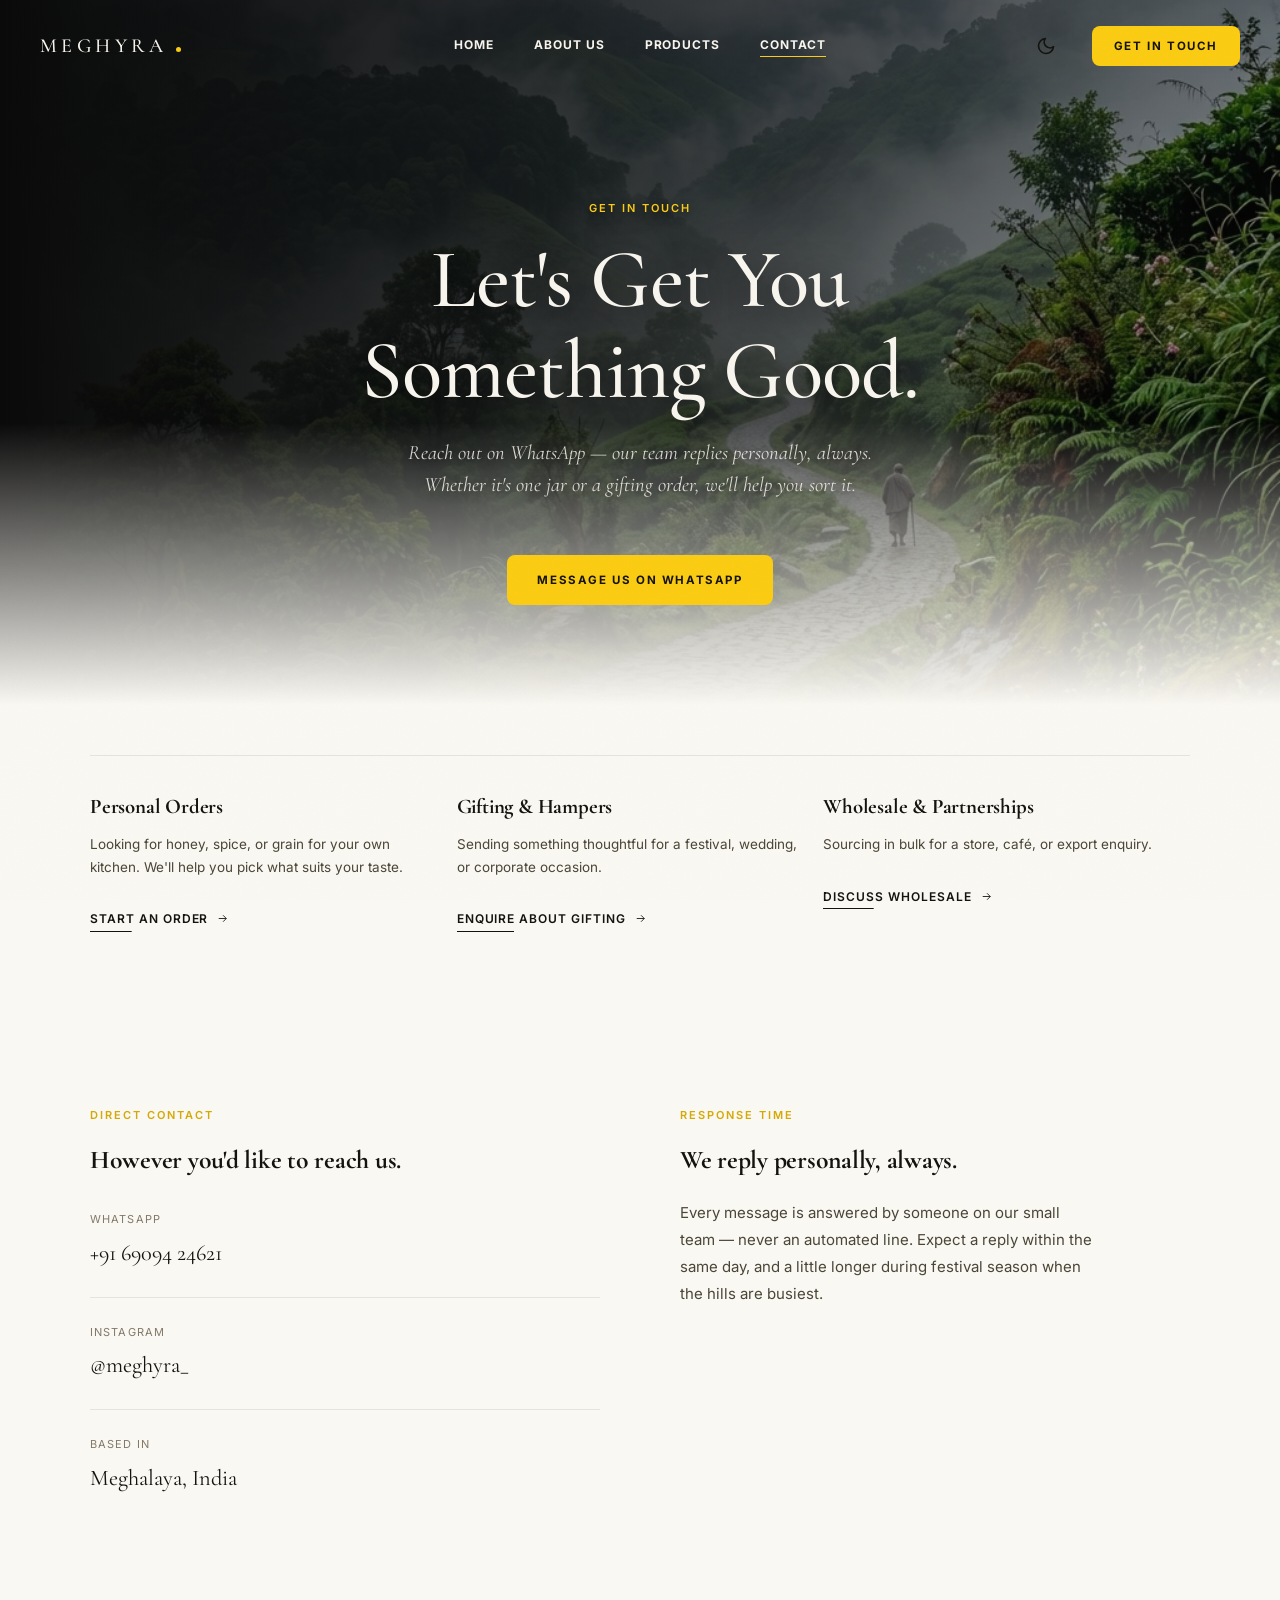
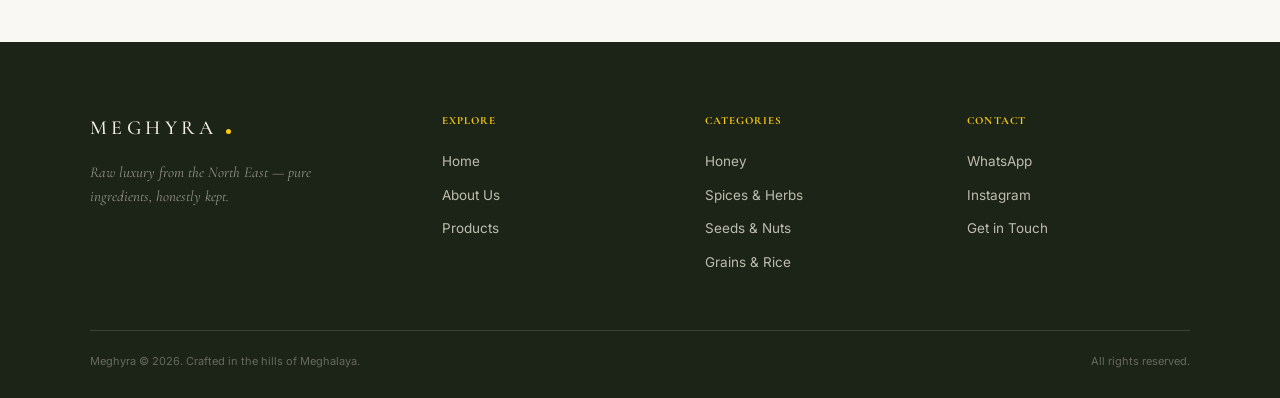
<file: contact.html>
<!DOCTYPE html>
<html lang="en">
<head>
<meta charset="UTF-8">
<meta name="viewport" content="width=device-width, initial-scale=1.0">
<title>Contact — Meghyra</title>
<meta name="description" content="Get in touch with Meghyra for personal orders, gifting, or wholesale partnerships.">
<link rel="stylesheet" href="./style.css">
<link rel="icon" href="./assets/logo.webp" type="image/png">
<script>
  if (localStorage.getItem('theme') === 'dark') {
    document.documentElement.setAttribute('data-theme', 'dark');
  }
</script>
</head>
<body>

<header class="site-nav" id="siteNav">
  <div class="wrap-wide nav-inner">
    <a href="./index.html" class="wordmark"><span class="word">MEGHYRA</span><span class="dot"></span></a>
    <nav class="nav-links">
      <a href="./index.html">Home</a>
      <a href="./about.html">About Us</a>
      <a href="./products.html">Products</a>
      <a href="./contact.html" class="active">Contact</a>
    </nav>
    <div class="nav-right">
      <button class="theme-toggle" id="themeToggleBtn" aria-label="Toggle dark mode" style="color:var(--ink);">
        <svg viewBox="0 0 24 24"><path d="M21 12.79A9 9 0 1 1 11.21 3 7 7 0 0 0 21 12.79z"></path></svg>
      </button>
      <a href="contact.html" class="btn btn-solid" style="padding:11px 22px;">Get in Touch</a>
      <button class="burger" id="burgerBtn" aria-label="Open menu"><span></span><span></span><span></span></button>
    </div>
  </div>
</header>

<div class="mobile-drawer" id="mobileDrawer">
  <span class="close">Close ✕</span>
  <a href="./index.html">Home</a>
  <a href="./about.html">About Us</a>
  <a href="./products.html">Products</a>
  <a href="./contact.html">Contact</a>
  <a href="./contact.html" class="btn btn-solid" style="margin-top:20px; width:fit-content; padding: 14px 28px; font-size: 13px;">Get in Touch</a>
</div>

<!-- ================= PAGE BANNER ================= -->
<section class="page-banner" style="position:relative; overflow:hidden; padding-bottom:100px;">
  <div style="position:absolute; inset:0; z-index:1;">
    <img src="./assets/contact_hills.webp" alt="Misty Path in Meghalaya" style="width:100%; height:100%; object-fit:cover; object-position:center;">
    <div style="position:absolute; inset:0; background:linear-gradient(to right, #0a0a0a 0%, rgba(10,10,10,0.6) 60%, rgba(10,10,10,0.2) 100%);"></div>
    <div style="position:absolute; inset:0; background:linear-gradient(to bottom, rgba(10,10,10,0.3) 0%, transparent 60%, var(--paper) 100%);"></div>
  </div>
  <div class="wrap" style="position:relative; z-index:2; text-align:center; display:flex; flex-direction:column; align-items:center;">
    <span class="eyebrow reveal" style="text-shadow:0 4px 10px rgba(0,0,0,0.6);; color:var(--brass);">Get in Touch</span>
    <h1 class="reveal" style="font-size:clamp(3rem, 7vw, 5.2rem); font-weight:500; line-height:1.1; margin-top:16px; max-width:16ch; text-shadow:0 10px 40px rgba(0,0,0,0.9); color:#f8f5ee; text-transform: capitalize;">Let's get you something good.</h1>
    <p class="lede reveal" style="margin-top:20px; max-width:56ch; color:rgba(248,245,238,0.85); text-shadow:0 2px 10px rgba(0,0,0,0.6);">Reach out on WhatsApp — our team replies personally, always. Whether it's one jar or a gifting order, we'll help you sort it.</p>
    <div class="reveal" style="margin-top:32px;">
      <a href="https://wa.me/916909424621?text=Hi%21%20I%27d%20like%20to%20know%20more%20about%20Meghyra." target="_blank" rel="noopener" class="btn btn-solid">Message Us on WhatsApp</a>
    </div>
  </div>
</section>

<!-- ================= REASONS ================= -->
<section class="section-tight">
  <div class="wrap">
    <div class="reason-grid reveal">
      <div class="reason-card">
        <h3>Personal Orders</h3>
        <p>Looking for honey, spice, or grain for your own kitchen. We'll help you pick what suits your taste.</p>
        <a class="link-arrow" href="https://wa.me/916909424621?text=Hi%21%20I%27d%20like%20to%20place%20a%20personal%20order." target="_blank" rel="noopener">Start an Order <svg viewBox="0 0 24 24" fill="none" stroke="currentColor" stroke-width="1.6"><path d="M5 12h14M13 6l6 6-6 6"/></svg></a>
      </div>
      <div class="reason-card">
        <h3>Gifting &amp; Hampers</h3>
        <p>Sending something thoughtful for a festival, wedding, or corporate occasion.</p>
        <a class="link-arrow" href="https://wa.me/916909424621?text=Hi%21%20I%27d%20like%20to%20enquire%20about%20gifting%20and%20hampers." target="_blank" rel="noopener">Enquire About Gifting <svg viewBox="0 0 24 24" fill="none" stroke="currentColor" stroke-width="1.6"><path d="M5 12h14M13 6l6 6-6 6"/></svg></a>
      </div>
      <div class="reason-card">
        <h3>Wholesale &amp; Partnerships</h3>
        <p>Sourcing in bulk for a store, café, or export enquiry.</p>
        <a class="link-arrow" href="https://wa.me/916909424621?text=Hi%21%20I%27d%20like%20to%20discuss%20a%20wholesale%20partnership." target="_blank" rel="noopener">Discuss Wholesale <svg viewBox="0 0 24 24" fill="none" stroke="currentColor" stroke-width="1.6"><path d="M5 12h14M13 6l6 6-6 6"/></svg></a>
      </div>
    </div>
  </div>
</section>

<!-- ================= INFO SPLIT ================= -->
<section class="section">
  <div class="wrap info-split">
    <div class="reveal">
      <span class="eyebrow">Direct Contact</span>
      <h2 style="margin-top:14px; font-size:var(--fs-h3);">However you'd like to reach us.</h2>
      <div class="info-block" style="border-top:none; padding-top:30px;">
        <div class="k">WhatsApp</div>
        <div class="v"><a href="https://wa.me/916909424621" target="_blank" rel="noopener">+91 69094 24621</a></div>
      </div>
      <div class="info-block">
        <div class="k">Instagram</div>
        <div class="v"><a href="https://www.instagram.com/meghyra_" target="_blank" rel="noopener">@meghyra_</a></div>
      </div>
      <div class="info-block">
        <div class="k">Based In</div>
        <div class="v">Meghalaya, India</div>
      </div>
    </div>
    <div class="reveal">
      <span class="eyebrow">Response Time</span>
      <h2 style="margin-top:14px; font-size:var(--fs-h3);">We reply personally, always.</h2>
      <p style="font-size:15px; color:var(--ink-70); line-height:1.8; margin-top:18px; max-width:46ch;">Every message is answered by someone on our small team — never an automated line. Expect a reply within the same day, and a little longer during festival season when the hills are busiest.</p>
    </div>
  </div>
</section>

<footer>
  <div class="wrap">
    <div class="footer-top">
      <div class="footer-brand">
        <span class="wordmark"><span class="word">MEGHYRA</span><span class="dot"></span></span>
        <p>Raw luxury from the North East — pure ingredients, honestly kept.</p>
      </div>
      <div class="footer-col">
        <h4>Explore</h4>
        <a href="./index.html">Home</a>
        <a href="./about.html">About Us</a>
        <a href="./products.html">Products</a>
      </div>
      <div class="footer-col">
        <h4>Categories</h4>
        <a href="./products.html#honey">Honey</a>
        <a href="./products.html#spices">Spices &amp; Herbs</a>
        <a href="./products.html#seeds">Seeds &amp; Nuts</a>
        <a href="./products.html#grains">Grains &amp; Rice</a>
      </div>
      <div class="footer-col">
        <h4>Contact</h4>
        <a href="https://wa.me/916909424621" target="_blank" rel="noopener">WhatsApp</a>
        <a href="https://www.instagram.com/meghyra_" target="_blank" rel="noopener">Instagram</a>
        <a href="./contact.html">Get in Touch</a>
      </div>
    </div>
    <div class="footer-bottom">
      <span>Meghyra © 2026. Crafted in the hills of Meghalaya.</span>
      <span>All rights reserved.</span>
    </div>
  </div>
</footer>

<script src="./script.js"></script>
</body>
</html>
</file>
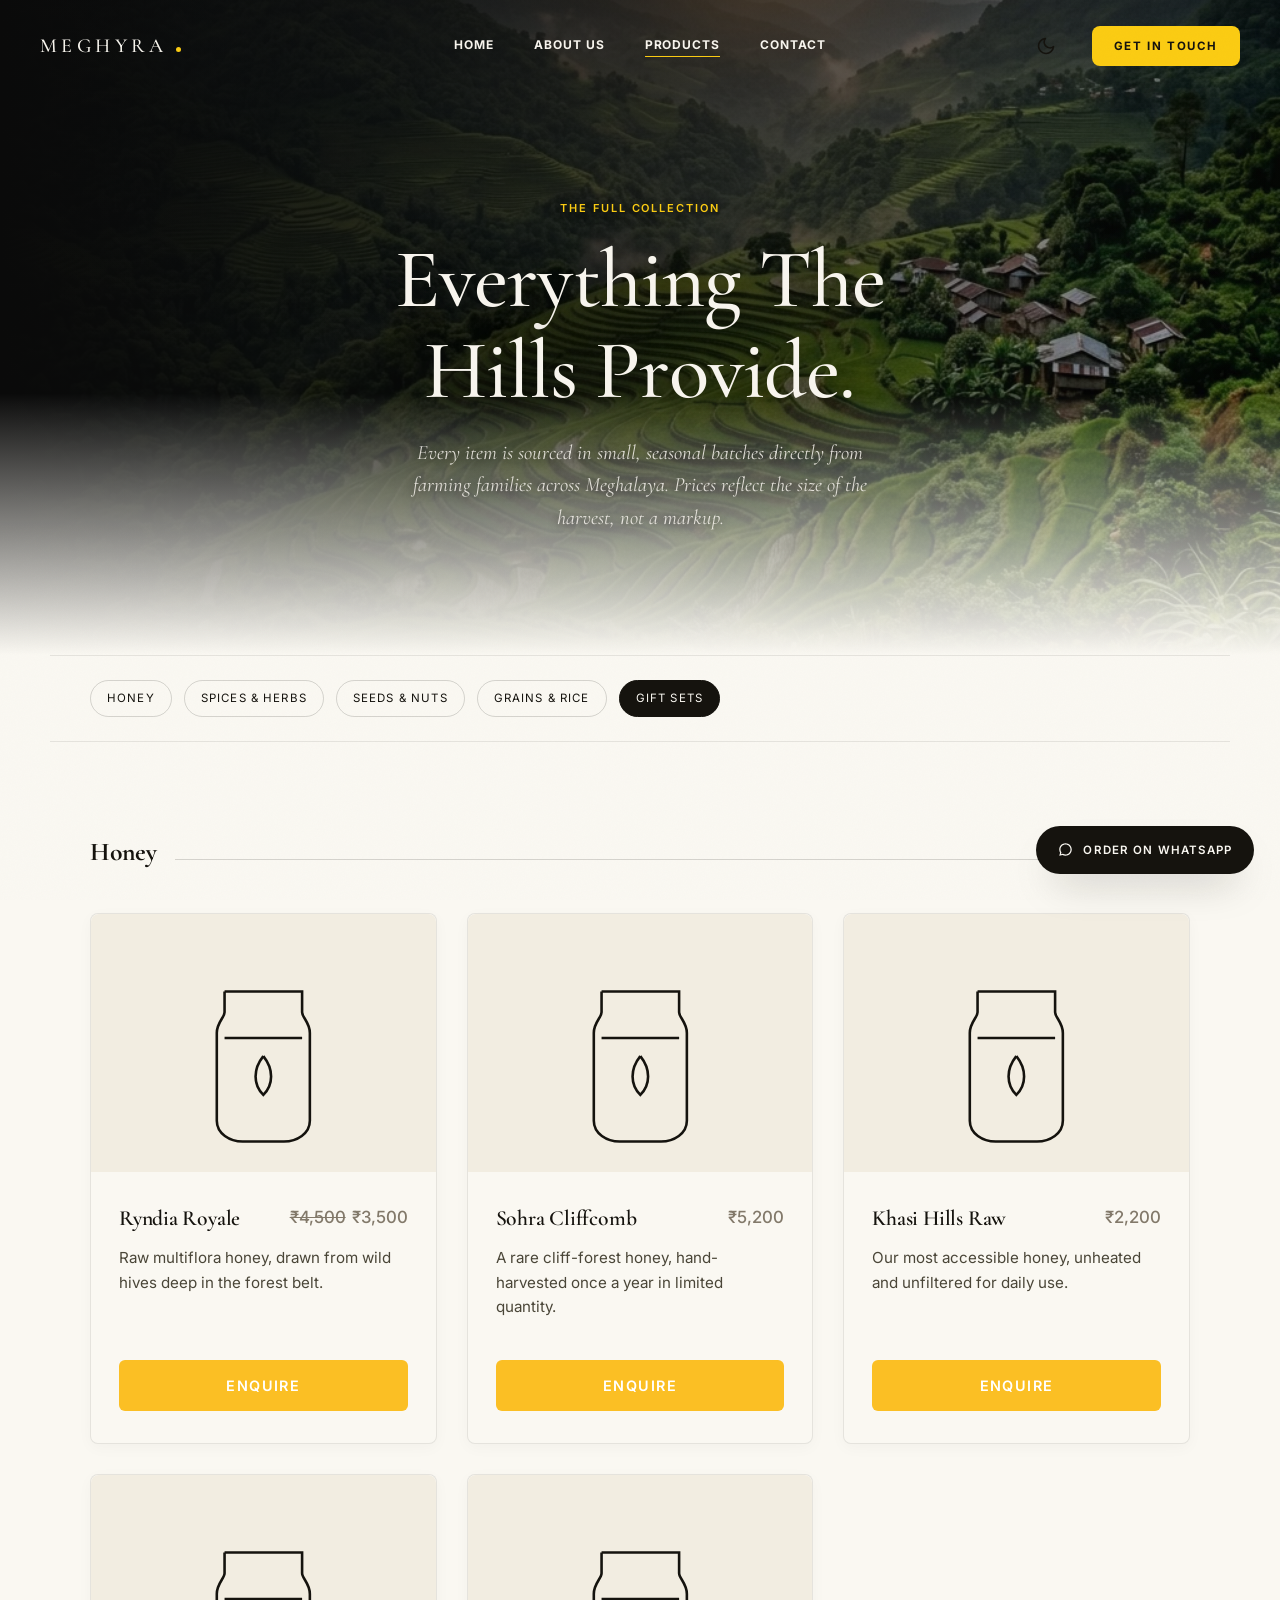
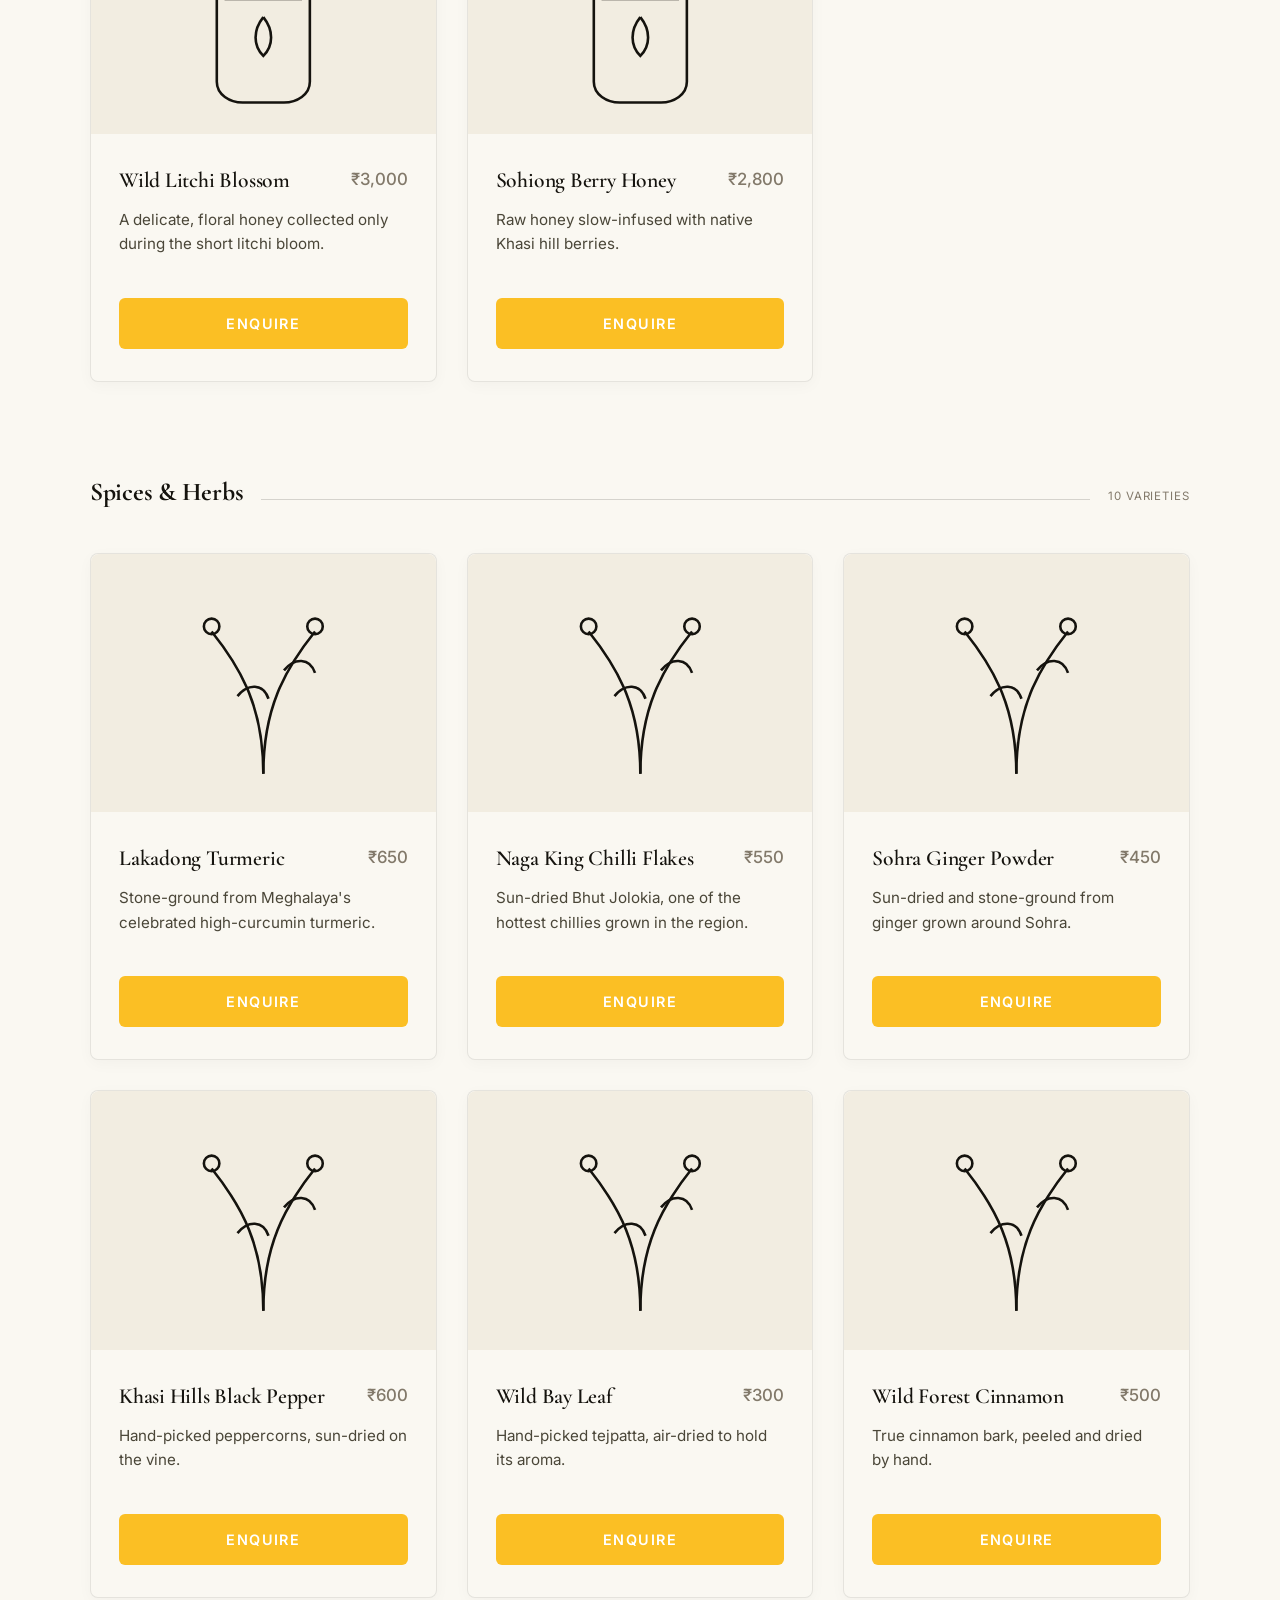
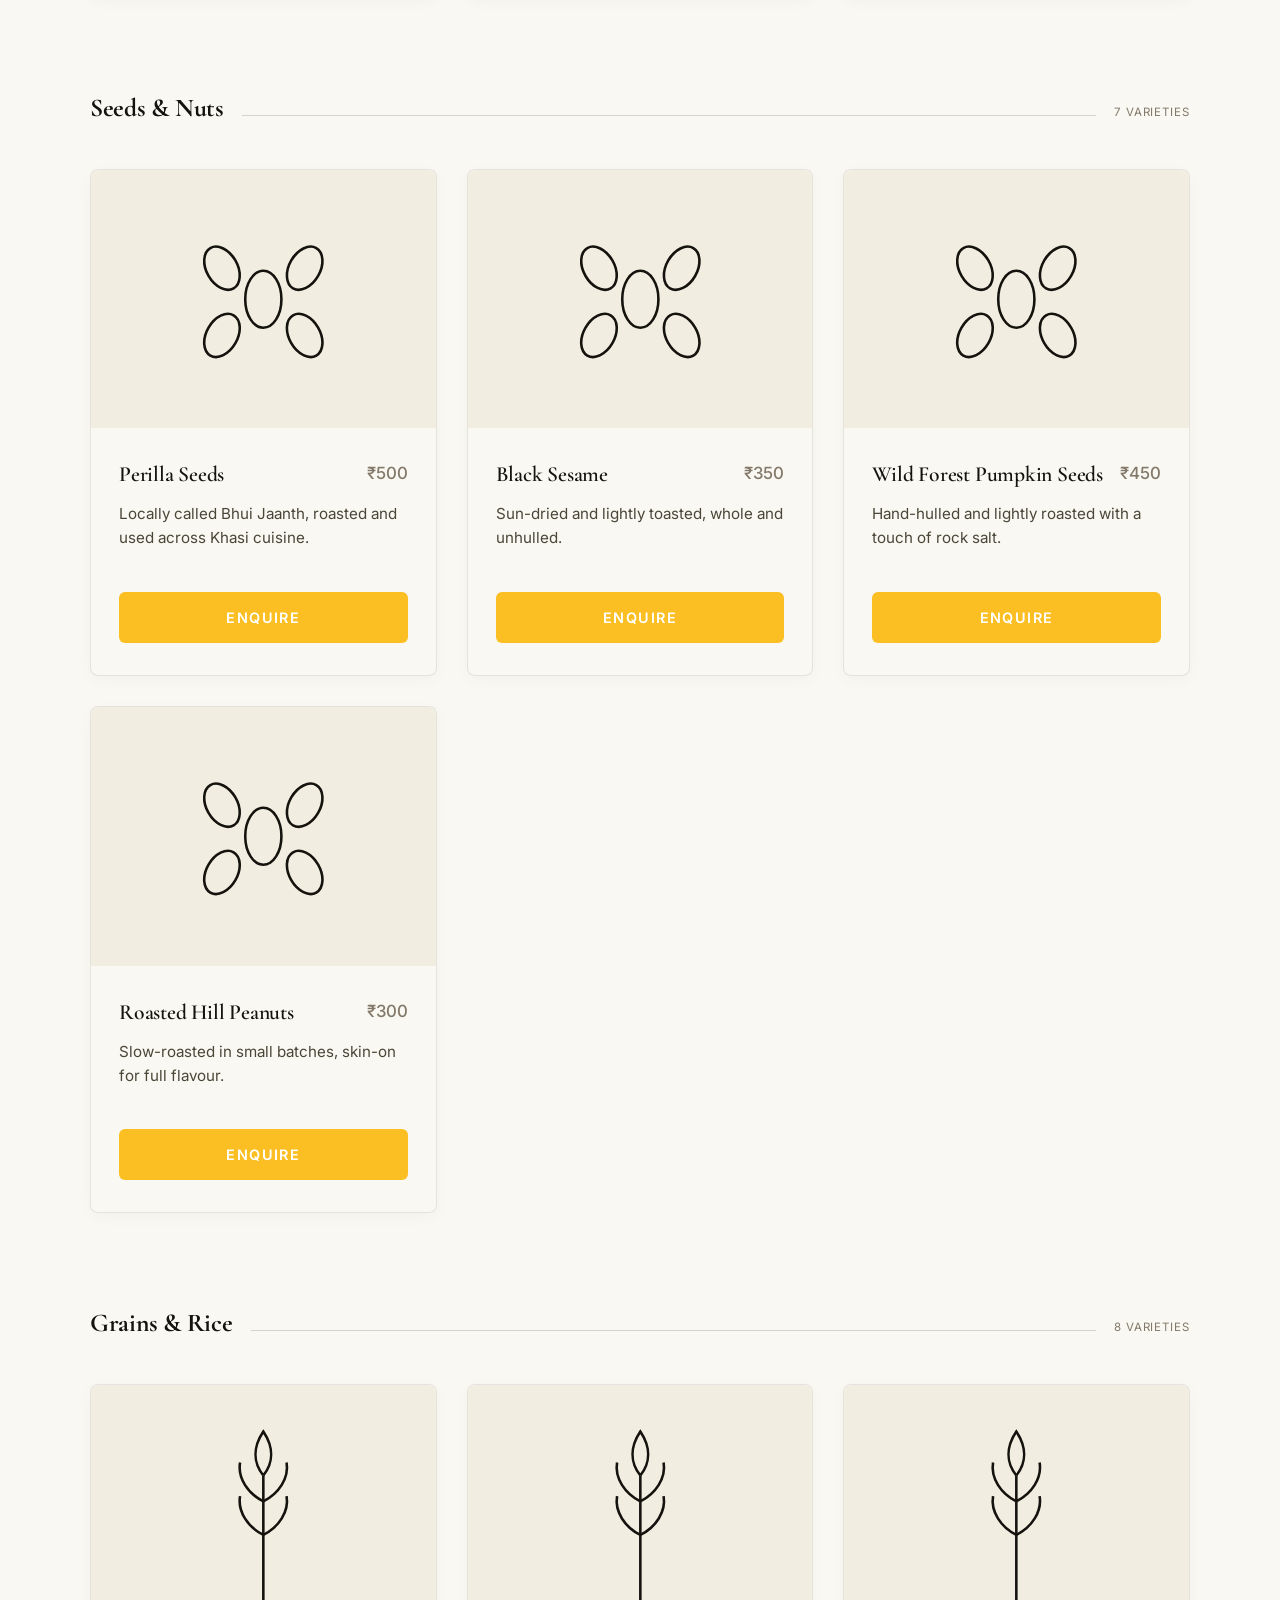
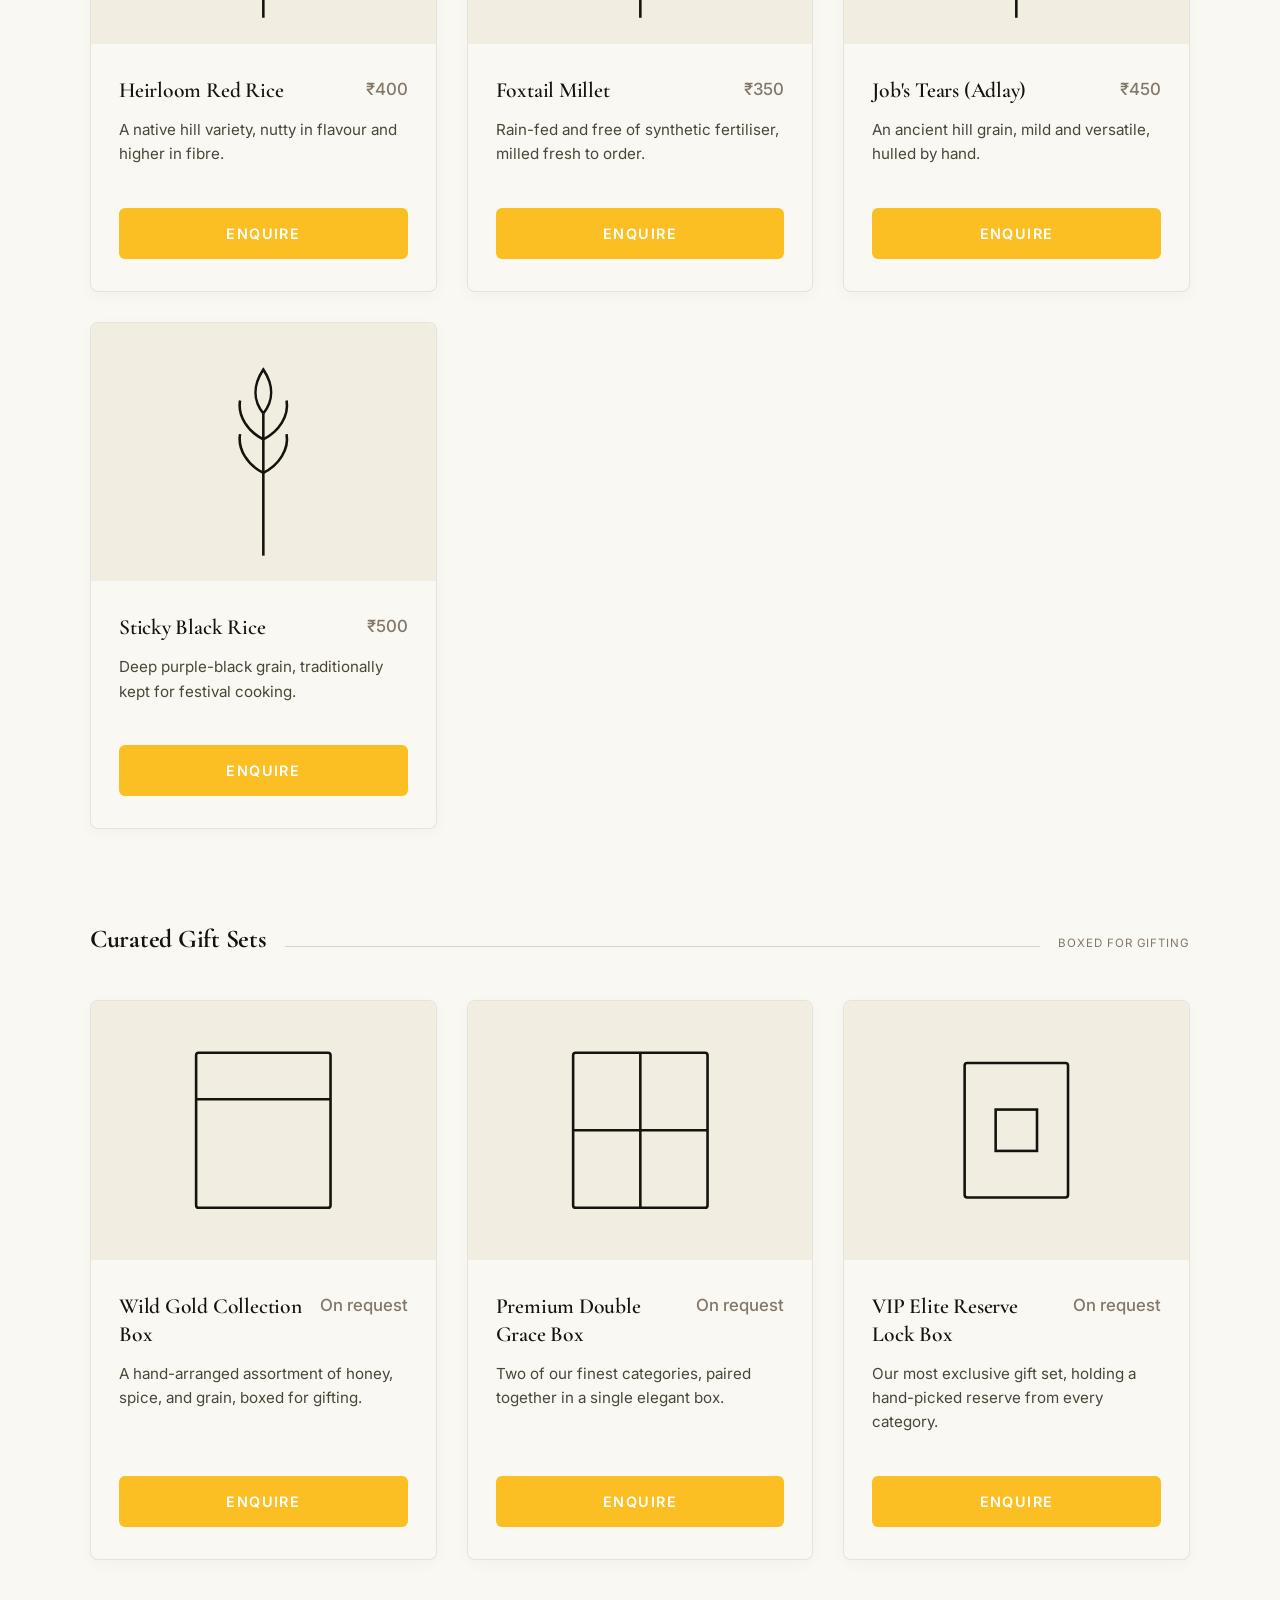
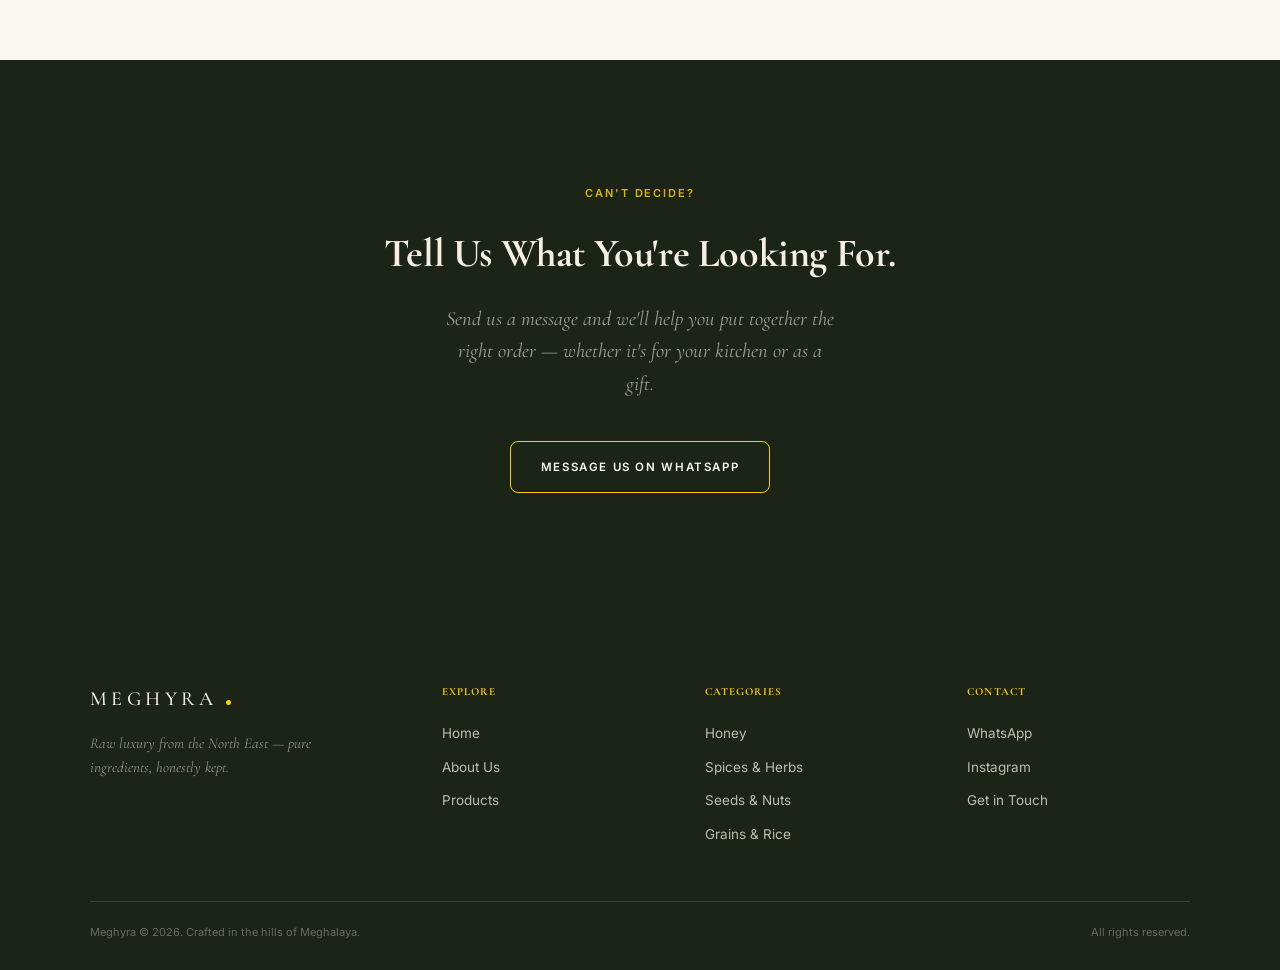
<file: products.html>
<!DOCTYPE html>
<html lang="en">
<head>
<meta charset="UTF-8">
<meta name="viewport" content="width=device-width, initial-scale=1.0">
<title>Products — Meghyra</title>
<meta name="description" content="Raw honey, native spices, heirloom seeds and grains from the hills of Meghalaya.">
<link rel="stylesheet" href="./style.css">
<link rel="icon" href="./assets/logo.webp" type="image/png">
<script>
  if (localStorage.getItem('theme') === 'dark') {
    document.documentElement.setAttribute('data-theme', 'dark');
  }
</script>
</head>
<body>

<header class="site-nav" id="siteNav">
  <div class="wrap-wide nav-inner">
    <a href="./index.html" class="wordmark"><span class="word">MEGHYRA</span><span class="dot"></span></a>
    <nav class="nav-links">
      <a href="./index.html">Home</a>
      <a href="./about.html">About Us</a>
      <a href="./products.html" class="active">Products</a>
      <a href="./contact.html">Contact</a>
    </nav>
    <div class="nav-right">
      <button class="theme-toggle" id="themeToggleBtn" aria-label="Toggle dark mode" style="color:var(--ink);">
        <svg viewBox="0 0 24 24"><path d="M21 12.79A9 9 0 1 1 11.21 3 7 7 0 0 0 21 12.79z"></path></svg>
      </button>
      <a href="./contact.html" class="btn btn-solid" style="padding:11px 22px;">Get in Touch</a>
      <button class="burger" id="burgerBtn" aria-label="Open menu"><span></span><span></span><span></span></button>
    </div>
  </div>
</header>

<div class="mobile-drawer" id="mobileDrawer">
  <span class="close">Close ✕</span>
  <a href="./index.html">Home</a>
  <a href="./about.html">About Us</a>
  <a href="./products.html">Products</a>
  <a href="./contact.html">Contact</a>
  <a href="./contact.html" class="btn btn-solid" style="margin-top:20px; width:fit-content; padding: 14px 28px; font-size: 13px;">Get in Touch</a>
</div>

<!-- ================= PAGE BANNER ================= -->
<section class="page-banner" style="position:relative; overflow:hidden; padding-bottom:100px;">
  <div style="position:absolute; inset:0; z-index:1;">
    <img src="./assets/products_hills.webp" alt="Terraced Farming in Meghalaya" style="width:100%; height:100%; object-fit:cover; object-position:center;">
    <div style="position:absolute; inset:0; background:linear-gradient(to right, #0a0a0a 0%, rgba(10,10,10,0.6) 60%, rgba(10,10,10,0.2) 100%);"></div>
    <div style="position:absolute; inset:0; background:linear-gradient(to bottom, rgba(10,10,10,0.3) 0%, transparent 60%, var(--paper) 100%);"></div>
  </div>
  <div class="wrap" style="position:relative; z-index:2; text-align:center; display:flex; flex-direction:column; align-items:center;">
    <span class="eyebrow reveal" style="text-shadow:0 4px 10px rgba(0,0,0,0.6);; color:var(--brass);">The Full Collection</span>
    <h1 class="reveal" style="font-size:clamp(3rem, 7vw, 5.2rem); font-weight:500; line-height:1.1; margin-top:16px; max-width:16ch; text-shadow:0 10px 40px rgba(0,0,0,0.9); color:#f8f5ee; text-transform: capitalize;">Everything the hills provide.</h1>
    <p class="lede reveal" style="margin-top:20px; max-width:56ch; color:rgba(248,245,238,0.85); text-shadow:0 2px 10px rgba(0,0,0,0.6);">Every item is sourced in small, seasonal batches directly from farming families across Meghalaya. Prices reflect the size of the harvest, not a markup.</p>
  </div>
</section>

<!-- ================= CATEGORY NAV ================= -->
<nav class="cat-nav wrap">
  <a href="#honey">Honey</a>
  <a href="#spices">Spices &amp; Herbs</a>
  <a href="#seeds">Seeds &amp; Nuts</a>
  <a href="#grains">Grains &amp; Rice</a>
  <a href="#gifting">Gift Sets</a>
</nav>

<div class="wrap">

  <!-- ================= HONEY ================= -->
  <div id="honey">
    <div class="cat-heading reveal">
      <h2>Honey</h2>
      <span class="rule"></span>
      <span class="count">5 Varieties</span>
    </div>
    <div class="product-grid reveal">

      <div class="product-card">
        <div class="figure figure-frame linework"><svg viewBox="0 0 100 100" fill="none"><path d="M35 30 H65 V38 C65 40 68 42 68 46 V80 C68 85 63 88 58 88 H42 C37 88 32 85 32 80 V46 C32 42 35 40 35 38 Z" stroke="currentColor" stroke-width="1"/><path d="M35 48 H65" stroke="currentColor" stroke-width="1"/><path d="M50 55 C 46 60 46 66 50 70 C 54 66 54 60 50 55 Z" stroke="currentColor" stroke-width="1"/></svg></div>
        <div class="product-card-content">
          <div class="title-row">
            <h3>Ryndia Royale</h3>
            <span class="price"><span class="old" style="text-decoration:line-through; color:var(--ink-45); margin-right:6px;">₹4,500</span>₹3,500</span>
          </div>
          <p class="desc">Raw multiflora honey, drawn from wild hives deep in the forest belt.</p>
          <a class="btn-full" href="https://wa.me/916909424621?text=Hi%21%20I%27m%20interested%20in%20Ryndia%20Royale." target="_blank" rel="noopener">Enquire</a>
        </div>
      </div>

      <div class="product-card">
        <div class="figure figure-frame linework"><svg viewBox="0 0 100 100" fill="none"><path d="M35 30 H65 V38 C65 40 68 42 68 46 V80 C68 85 63 88 58 88 H42 C37 88 32 85 32 80 V46 C32 42 35 40 35 38 Z" stroke="currentColor" stroke-width="1"/><path d="M35 48 H65" stroke="currentColor" stroke-width="1"/><path d="M50 55 C 46 60 46 66 50 70 C 54 66 54 60 50 55 Z" stroke="currentColor" stroke-width="1"/></svg></div>
        <div class="product-card-content">
          <div class="title-row">
            <h3>Sohra Cliffcomb</h3>
            <span class="price">₹5,200</span>
          </div>
          <p class="desc">A rare cliff-forest honey, hand-harvested once a year in limited quantity.</p>
          <a class="btn-full" href="https://wa.me/916909424621?text=Hi%21%20I%27m%20interested%20in%20Sohra%20Cliffcomb." target="_blank" rel="noopener">Enquire</a>
        </div>
      </div>

      <div class="product-card">
        <div class="figure figure-frame linework"><svg viewBox="0 0 100 100" fill="none"><path d="M35 30 H65 V38 C65 40 68 42 68 46 V80 C68 85 63 88 58 88 H42 C37 88 32 85 32 80 V46 C32 42 35 40 35 38 Z" stroke="currentColor" stroke-width="1"/><path d="M35 48 H65" stroke="currentColor" stroke-width="1"/><path d="M50 55 C 46 60 46 66 50 70 C 54 66 54 60 50 55 Z" stroke="currentColor" stroke-width="1"/></svg></div>
        <div class="product-card-content">
          <div class="title-row">
            <h3>Khasi Hills Raw</h3>
            <span class="price">₹2,200</span>
          </div>
          <p class="desc">Our most accessible honey, unheated and unfiltered for daily use.</p>
          <a class="btn-full" href="https://wa.me/916909424621?text=Hi%21%20I%27m%20interested%20in%20Khasi%20Hills%20Raw." target="_blank" rel="noopener">Enquire</a>
        </div>
      </div>

      <div class="product-card">
        <div class="figure figure-frame linework"><svg viewBox="0 0 100 100" fill="none"><path d="M35 30 H65 V38 C65 40 68 42 68 46 V80 C68 85 63 88 58 88 H42 C37 88 32 85 32 80 V46 C32 42 35 40 35 38 Z" stroke="currentColor" stroke-width="1"/><path d="M35 48 H65" stroke="currentColor" stroke-width="1"/><path d="M50 55 C 46 60 46 66 50 70 C 54 66 54 60 50 55 Z" stroke="currentColor" stroke-width="1"/></svg></div>
        <div class="product-card-content">
          <div class="title-row">
            <h3>Wild Litchi Blossom</h3>
            <span class="price">₹3,000</span>
          </div>
          <p class="desc">A delicate, floral honey collected only during the short litchi bloom.</p>
          <a class="btn-full" href="https://wa.me/916909424621?text=Hi%21%20I%27m%20interested%20in%20Wild%20Litchi%20Blossom." target="_blank" rel="noopener">Enquire</a>
        </div>
      </div>

      <div class="product-card">
        <div class="figure figure-frame linework"><svg viewBox="0 0 100 100" fill="none"><path d="M35 30 H65 V38 C65 40 68 42 68 46 V80 C68 85 63 88 58 88 H42 C37 88 32 85 32 80 V46 C32 42 35 40 35 38 Z" stroke="currentColor" stroke-width="1"/><path d="M35 48 H65" stroke="currentColor" stroke-width="1"/><path d="M50 55 C 46 60 46 66 50 70 C 54 66 54 60 50 55 Z" stroke="currentColor" stroke-width="1"/></svg></div>
        <div class="product-card-content">
          <div class="title-row">
            <h3>Sohiong Berry Honey</h3>
            <span class="price">₹2,800</span>
          </div>
          <p class="desc">Raw honey slow-infused with native Khasi hill berries.</p>
          <a class="btn-full" href="https://wa.me/916909424621?text=Hi%21%20I%27m%20interested%20in%20Sohiong%20Berry%20Honey." target="_blank" rel="noopener">Enquire</a>
        </div>
      </div>

    </div>
  </div>

  <!-- ================= SPICES ================= -->
  <div id="spices">
    <div class="cat-heading reveal">
      <h2>Spices &amp; Herbs</h2>
      <span class="rule"></span>
      <span class="count">10 Varieties</span>
    </div>
    <div class="product-grid reveal">

      <div class="product-card">
        <div class="figure figure-frame linework"><svg viewBox="0 0 100 100" fill="none"><path d="M50 85 C 50 60 42 45 30 30" stroke="currentColor" stroke-width="1"/><path d="M50 85 C 50 60 58 45 70 30" stroke="currentColor" stroke-width="1"/><path d="M40 55 C 44 50 50 50 52 56" stroke="currentColor" stroke-width="1"/><path d="M58 45 C 62 40 68 40 70 46" stroke="currentColor" stroke-width="1"/><circle cx="30" cy="28" r="3" stroke="currentColor" stroke-width="1"/><circle cx="70" cy="28" r="3" stroke="currentColor" stroke-width="1"/></svg></div>
        <div class="product-card-content">
          <div class="title-row">
            <h3>Lakadong Turmeric</h3>
            <span class="price">₹650</span>
          </div>
          <p class="desc">Stone-ground from Meghalaya's celebrated high-curcumin turmeric.</p>
          <a class="btn-full" href="https://wa.me/916909424621?text=Hi%21%20I%27m%20interested%20in%20Lakadong%20Turmeric." target="_blank" rel="noopener">Enquire</a>
        </div>
      </div>

      <div class="product-card">
        <div class="figure figure-frame linework"><svg viewBox="0 0 100 100" fill="none"><path d="M50 85 C 50 60 42 45 30 30" stroke="currentColor" stroke-width="1"/><path d="M50 85 C 50 60 58 45 70 30" stroke="currentColor" stroke-width="1"/><path d="M40 55 C 44 50 50 50 52 56" stroke="currentColor" stroke-width="1"/><path d="M58 45 C 62 40 68 40 70 46" stroke="currentColor" stroke-width="1"/><circle cx="30" cy="28" r="3" stroke="currentColor" stroke-width="1"/><circle cx="70" cy="28" r="3" stroke="currentColor" stroke-width="1"/></svg></div>
        <div class="product-card-content">
          <div class="title-row">
            <h3>Naga King Chilli Flakes</h3>
            <span class="price">₹550</span>
          </div>
          <p class="desc">Sun-dried Bhut Jolokia, one of the hottest chillies grown in the region.</p>
          <a class="btn-full" href="https://wa.me/916909424621?text=Hi%21%20I%27m%20interested%20in%20Naga%20King%20Chilli%20Flakes." target="_blank" rel="noopener">Enquire</a>
        </div>
      </div>

      <div class="product-card">
        <div class="figure figure-frame linework"><svg viewBox="0 0 100 100" fill="none"><path d="M50 85 C 50 60 42 45 30 30" stroke="currentColor" stroke-width="1"/><path d="M50 85 C 50 60 58 45 70 30" stroke="currentColor" stroke-width="1"/><path d="M40 55 C 44 50 50 50 52 56" stroke="currentColor" stroke-width="1"/><path d="M58 45 C 62 40 68 40 70 46" stroke="currentColor" stroke-width="1"/><circle cx="30" cy="28" r="3" stroke="currentColor" stroke-width="1"/><circle cx="70" cy="28" r="3" stroke="currentColor" stroke-width="1"/></svg></div>
        <div class="product-card-content">
          <div class="title-row">
            <h3>Sohra Ginger Powder</h3>
            <span class="price">₹450</span>
          </div>
          <p class="desc">Sun-dried and stone-ground from ginger grown around Sohra.</p>
          <a class="btn-full" href="https://wa.me/916909424621?text=Hi%21%20I%27m%20interested%20in%20Sohra%20Ginger%20Powder." target="_blank" rel="noopener">Enquire</a>
        </div>
      </div>

      <div class="product-card">
        <div class="figure figure-frame linework"><svg viewBox="0 0 100 100" fill="none"><path d="M50 85 C 50 60 42 45 30 30" stroke="currentColor" stroke-width="1"/><path d="M50 85 C 50 60 58 45 70 30" stroke="currentColor" stroke-width="1"/><path d="M40 55 C 44 50 50 50 52 56" stroke="currentColor" stroke-width="1"/><path d="M58 45 C 62 40 68 40 70 46" stroke="currentColor" stroke-width="1"/><circle cx="30" cy="28" r="3" stroke="currentColor" stroke-width="1"/><circle cx="70" cy="28" r="3" stroke="currentColor" stroke-width="1"/></svg></div>
        <div class="product-card-content">
          <div class="title-row">
            <h3>Khasi Hills Black Pepper</h3>
            <span class="price">₹600</span>
          </div>
          <p class="desc">Hand-picked peppercorns, sun-dried on the vine.</p>
          <a class="btn-full" href="https://wa.me/916909424621?text=Hi%21%20I%27m%20interested%20in%20Khasi%20Hills%20Black%20Pepper." target="_blank" rel="noopener">Enquire</a>
        </div>
      </div>

      <div class="product-card">
        <div class="figure figure-frame linework"><svg viewBox="0 0 100 100" fill="none"><path d="M50 85 C 50 60 42 45 30 30" stroke="currentColor" stroke-width="1"/><path d="M50 85 C 50 60 58 45 70 30" stroke="currentColor" stroke-width="1"/><path d="M40 55 C 44 50 50 50 52 56" stroke="currentColor" stroke-width="1"/><path d="M58 45 C 62 40 68 40 70 46" stroke="currentColor" stroke-width="1"/><circle cx="30" cy="28" r="3" stroke="currentColor" stroke-width="1"/><circle cx="70" cy="28" r="3" stroke="currentColor" stroke-width="1"/></svg></div>
        <div class="product-card-content">
          <div class="title-row">
            <h3>Wild Bay Leaf</h3>
            <span class="price">₹300</span>
          </div>
          <p class="desc">Hand-picked tejpatta, air-dried to hold its aroma.</p>
          <a class="btn-full" href="https://wa.me/916909424621?text=Hi%21%20I%27m%20interested%20in%20Wild%20Bay%20Leaf." target="_blank" rel="noopener">Enquire</a>
        </div>
      </div>

      <div class="product-card">
        <div class="figure figure-frame linework"><svg viewBox="0 0 100 100" fill="none"><path d="M50 85 C 50 60 42 45 30 30" stroke="currentColor" stroke-width="1"/><path d="M50 85 C 50 60 58 45 70 30" stroke="currentColor" stroke-width="1"/><path d="M40 55 C 44 50 50 50 52 56" stroke="currentColor" stroke-width="1"/><path d="M58 45 C 62 40 68 40 70 46" stroke="currentColor" stroke-width="1"/><circle cx="30" cy="28" r="3" stroke="currentColor" stroke-width="1"/><circle cx="70" cy="28" r="3" stroke="currentColor" stroke-width="1"/></svg></div>
        <div class="product-card-content">
          <div class="title-row">
            <h3>Wild Forest Cinnamon</h3>
            <span class="price">₹500</span>
          </div>
          <p class="desc">True cinnamon bark, peeled and dried by hand.</p>
          <a class="btn-full" href="https://wa.me/916909424621?text=Hi%21%20I%27m%20interested%20in%20Wild%20Forest%20Cinnamon." target="_blank" rel="noopener">Enquire</a>
        </div>
      </div>

    </div>
  </div>

  <!-- ================= SEEDS ================= -->
  <div id="seeds">
    <div class="cat-heading reveal">
      <h2>Seeds &amp; Nuts</h2>
      <span class="rule"></span>
      <span class="count">7 Varieties</span>
    </div>
    <div class="product-grid reveal">

      <div class="product-card">
        <div class="figure figure-frame linework"><svg viewBox="0 0 100 100" fill="none"><ellipse cx="50" cy="50" rx="7" ry="11" stroke="currentColor" stroke-width="1"/><ellipse cx="34" cy="38" rx="6" ry="9" stroke="currentColor" stroke-width="1" transform="rotate(-30 34 38)"/><ellipse cx="66" cy="38" rx="6" ry="9" stroke="currentColor" stroke-width="1" transform="rotate(30 66 38)"/><ellipse cx="34" cy="64" rx="6" ry="9" stroke="currentColor" stroke-width="1" transform="rotate(30 34 64)"/><ellipse cx="66" cy="64" rx="6" ry="9" stroke="currentColor" stroke-width="1" transform="rotate(-30 66 64)"/></svg></div>
        <div class="product-card-content">
          <div class="title-row">
            <h3>Perilla Seeds</h3>
            <span class="price">₹500</span>
          </div>
          <p class="desc">Locally called Bhui Jaanth, roasted and used across Khasi cuisine.</p>
          <a class="btn-full" href="https://wa.me/916909424621?text=Hi%21%20I%27m%20interested%20in%20Perilla%20Seeds." target="_blank" rel="noopener">Enquire</a>
        </div>
      </div>

      <div class="product-card">
        <div class="figure figure-frame linework"><svg viewBox="0 0 100 100" fill="none"><ellipse cx="50" cy="50" rx="7" ry="11" stroke="currentColor" stroke-width="1"/><ellipse cx="34" cy="38" rx="6" ry="9" stroke="currentColor" stroke-width="1" transform="rotate(-30 34 38)"/><ellipse cx="66" cy="38" rx="6" ry="9" stroke="currentColor" stroke-width="1" transform="rotate(30 66 38)"/><ellipse cx="34" cy="64" rx="6" ry="9" stroke="currentColor" stroke-width="1" transform="rotate(30 34 64)"/><ellipse cx="66" cy="64" rx="6" ry="9" stroke="currentColor" stroke-width="1" transform="rotate(-30 66 64)"/></svg></div>
        <div class="product-card-content">
          <div class="title-row">
            <h3>Black Sesame</h3>
            <span class="price">₹350</span>
          </div>
          <p class="desc">Sun-dried and lightly toasted, whole and unhulled.</p>
          <a class="btn-full" href="https://wa.me/916909424621?text=Hi%21%20I%27m%20interested%20in%20Black%20Sesame." target="_blank" rel="noopener">Enquire</a>
        </div>
      </div>

      <div class="product-card">
        <div class="figure figure-frame linework"><svg viewBox="0 0 100 100" fill="none"><ellipse cx="50" cy="50" rx="7" ry="11" stroke="currentColor" stroke-width="1"/><ellipse cx="34" cy="38" rx="6" ry="9" stroke="currentColor" stroke-width="1" transform="rotate(-30 34 38)"/><ellipse cx="66" cy="38" rx="6" ry="9" stroke="currentColor" stroke-width="1" transform="rotate(30 66 38)"/><ellipse cx="34" cy="64" rx="6" ry="9" stroke="currentColor" stroke-width="1" transform="rotate(30 34 64)"/><ellipse cx="66" cy="64" rx="6" ry="9" stroke="currentColor" stroke-width="1" transform="rotate(-30 66 64)"/></svg></div>
        <div class="product-card-content">
          <div class="title-row">
            <h3>Wild Forest Pumpkin Seeds</h3>
            <span class="price">₹450</span>
          </div>
          <p class="desc">Hand-hulled and lightly roasted with a touch of rock salt.</p>
          <a class="btn-full" href="https://wa.me/916909424621?text=Hi%21%20I%27m%20interested%20in%20Wild%20Forest%20Pumpkin%20Seeds." target="_blank" rel="noopener">Enquire</a>
        </div>
      </div>

      <div class="product-card">
        <div class="figure figure-frame linework"><svg viewBox="0 0 100 100" fill="none"><ellipse cx="50" cy="50" rx="7" ry="11" stroke="currentColor" stroke-width="1"/><ellipse cx="34" cy="38" rx="6" ry="9" stroke="currentColor" stroke-width="1" transform="rotate(-30 34 38)"/><ellipse cx="66" cy="38" rx="6" ry="9" stroke="currentColor" stroke-width="1" transform="rotate(30 66 38)"/><ellipse cx="34" cy="64" rx="6" ry="9" stroke="currentColor" stroke-width="1" transform="rotate(30 34 64)"/><ellipse cx="66" cy="64" rx="6" ry="9" stroke="currentColor" stroke-width="1" transform="rotate(-30 66 64)"/></svg></div>
        <div class="product-card-content">
          <div class="title-row">
            <h3>Roasted Hill Peanuts</h3>
            <span class="price">₹300</span>
          </div>
          <p class="desc">Slow-roasted in small batches, skin-on for full flavour.</p>
          <a class="btn-full" href="https://wa.me/916909424621?text=Hi%21%20I%27m%20interested%20in%20Roasted%20Hill%20Peanuts." target="_blank" rel="noopener">Enquire</a>
        </div>
      </div>

    </div>
  </div>

  <!-- ================= GRAINS ================= -->
  <div id="grains">
    <div class="cat-heading reveal">
      <h2>Grains &amp; Rice</h2>
      <span class="rule"></span>
      <span class="count">8 Varieties</span>
    </div>
    <div class="product-grid reveal">

      <div class="product-card">
        <div class="figure figure-frame linework"><svg viewBox="0 0 100 100" fill="none"><path d="M50 90 V35" stroke="currentColor" stroke-width="1"/><path d="M50 35 C 46 30 46 24 50 18 C 54 24 54 30 50 35 Z" stroke="currentColor" stroke-width="1"/><path d="M50 45 C 44 42 40 36 41 30" stroke="currentColor" stroke-width="1"/><path d="M50 45 C 56 42 60 36 59 30" stroke="currentColor" stroke-width="1"/><path d="M50 58 C 44 55 40 49 41 43" stroke="currentColor" stroke-width="1"/><path d="M50 58 C 56 55 60 49 59 43" stroke="currentColor" stroke-width="1"/></svg></div>
        <div class="product-card-content">
          <div class="title-row">
            <h3>Heirloom Red Rice</h3>
            <span class="price">₹400</span>
          </div>
          <p class="desc">A native hill variety, nutty in flavour and higher in fibre.</p>
          <a class="btn-full" href="https://wa.me/916909424621?text=Hi%21%20I%27m%20interested%20in%20Heirloom%20Red%20Rice." target="_blank" rel="noopener">Enquire</a>
        </div>
      </div>

      <div class="product-card">
        <div class="figure figure-frame linework"><svg viewBox="0 0 100 100" fill="none"><path d="M50 90 V35" stroke="currentColor" stroke-width="1"/><path d="M50 35 C 46 30 46 24 50 18 C 54 24 54 30 50 35 Z" stroke="currentColor" stroke-width="1"/><path d="M50 45 C 44 42 40 36 41 30" stroke="currentColor" stroke-width="1"/><path d="M50 45 C 56 42 60 36 59 30" stroke="currentColor" stroke-width="1"/><path d="M50 58 C 44 55 40 49 41 43" stroke="currentColor" stroke-width="1"/><path d="M50 58 C 56 55 60 49 59 43" stroke="currentColor" stroke-width="1"/></svg></div>
        <div class="product-card-content">
          <div class="title-row">
            <h3>Foxtail Millet</h3>
            <span class="price">₹350</span>
          </div>
          <p class="desc">Rain-fed and free of synthetic fertiliser, milled fresh to order.</p>
          <a class="btn-full" href="https://wa.me/916909424621?text=Hi%21%20I%27m%20interested%20in%20Foxtail%20Millet." target="_blank" rel="noopener">Enquire</a>
        </div>
      </div>

      <div class="product-card">
        <div class="figure figure-frame linework"><svg viewBox="0 0 100 100" fill="none"><path d="M50 90 V35" stroke="currentColor" stroke-width="1"/><path d="M50 35 C 46 30 46 24 50 18 C 54 24 54 30 50 35 Z" stroke="currentColor" stroke-width="1"/><path d="M50 45 C 44 42 40 36 41 30" stroke="currentColor" stroke-width="1"/><path d="M50 45 C 56 42 60 36 59 30" stroke="currentColor" stroke-width="1"/><path d="M50 58 C 44 55 40 49 41 43" stroke="currentColor" stroke-width="1"/><path d="M50 58 C 56 55 60 49 59 43" stroke="currentColor" stroke-width="1"/></svg></div>
        <div class="product-card-content">
          <div class="title-row">
            <h3>Job's Tears (Adlay)</h3>
            <span class="price">₹450</span>
          </div>
          <p class="desc">An ancient hill grain, mild and versatile, hulled by hand.</p>
          <a class="btn-full" href="https://wa.me/916909424621?text=Hi%21%20I%27m%20interested%20in%20Job%27s%20Tears%20%28Adlay%29." target="_blank" rel="noopener">Enquire</a>
        </div>
      </div>

      <div class="product-card">
        <div class="figure figure-frame linework"><svg viewBox="0 0 100 100" fill="none"><path d="M50 90 V35" stroke="currentColor" stroke-width="1"/><path d="M50 35 C 46 30 46 24 50 18 C 54 24 54 30 50 35 Z" stroke="currentColor" stroke-width="1"/><path d="M50 45 C 44 42 40 36 41 30" stroke="currentColor" stroke-width="1"/><path d="M50 45 C 56 42 60 36 59 30" stroke="currentColor" stroke-width="1"/><path d="M50 58 C 44 55 40 49 41 43" stroke="currentColor" stroke-width="1"/><path d="M50 58 C 56 55 60 49 59 43" stroke="currentColor" stroke-width="1"/></svg></div>
        <div class="product-card-content">
          <div class="title-row">
            <h3>Sticky Black Rice</h3>
            <span class="price">₹500</span>
          </div>
          <p class="desc">Deep purple-black grain, traditionally kept for festival cooking.</p>
          <a class="btn-full" href="https://wa.me/916909424621?text=Hi%21%20I%27m%20interested%20in%20Sticky%20Black%20Rice." target="_blank" rel="noopener">Enquire</a>
        </div>
      </div>

    </div>
  </div>

  <!-- ================= GIFT SETS ================= -->
  <div id="gifting">
    <div class="cat-heading reveal">
      <h2>Curated Gift Sets</h2>
      <span class="rule"></span>
      <span class="count">Boxed for Gifting</span>
    </div>
    <div class="product-grid reveal">

      <div class="product-card">
        <div class="figure figure-frame linework"><svg viewBox="0 0 100 100" fill="none"><rect x="24" y="20" width="52" height="60" rx="1" stroke="currentColor" stroke-width="1"/><path d="M24 38 H76" stroke="currentColor" stroke-width="1"/></svg></div>
        <div class="product-card-content">
          <div class="title-row">
            <h3>Wild Gold Collection Box</h3>
            <span class="price">On request</span>
          </div>
          <p class="desc">A hand-arranged assortment of honey, spice, and grain, boxed for gifting.</p>
          <a class="btn-full" href="https://wa.me/916909424621?text=Hi%21%20I%27m%20interested%20in%20the%20Wild%20Gold%20Collection%20Box." target="_blank" rel="noopener">Enquire</a>
        </div>
      </div>

      <div class="product-card">
        <div class="figure figure-frame linework"><svg viewBox="0 0 100 100" fill="none"><rect x="24" y="20" width="52" height="60" rx="1" stroke="currentColor" stroke-width="1"/><path d="M50 20 V80 M24 50 H76" stroke="currentColor" stroke-width="1"/></svg></div>
        <div class="product-card-content">
          <div class="title-row">
            <h3>Premium Double Grace Box</h3>
            <span class="price">On request</span>
          </div>
          <p class="desc">Two of our finest categories, paired together in a single elegant box.</p>
          <a class="btn-full" href="https://wa.me/916909424621?text=Hi%21%20I%27m%20interested%20in%20the%20Premium%20Double%20Grace%20Box." target="_blank" rel="noopener">Enquire</a>
        </div>
      </div>

      <div class="product-card">
        <div class="figure figure-frame linework"><svg viewBox="0 0 100 100" fill="none"><rect x="30" y="24" width="40" height="52" rx="1" stroke="currentColor" stroke-width="1"/><rect x="42" y="42" width="16" height="16" stroke="currentColor" stroke-width="1"/></svg></div>
        <div class="product-card-content">
          <div class="title-row">
            <h3>VIP Elite Reserve Lock Box</h3>
            <span class="price">On request</span>
          </div>
          <p class="desc">Our most exclusive gift set, holding a hand-picked reserve from every category.</p>
          <a class="btn-full" href="https://wa.me/916909424621?text=Hi%21%20I%27m%20interested%20in%20the%20VIP%20Elite%20Reserve%20Lock%20Box." target="_blank" rel="noopener">Enquire</a>
        </div>
      </div>

    </div>
  </div>

</div>

<!-- ================= CTA ================= -->
<section class="section bg-forest" style="margin-top:100px;">
  <div class="wrap" style="text-align:center;">
    <span class="eyebrow reveal">Can't Decide?</span>
    <h2 class="reveal" style="font-size:var(--fs-h2); margin-top:16px;">Tell Us What You're Looking For.</h2>
    <p class="lede reveal ink-45" style="margin:18px auto 40px; max-width:44ch;">Send us a message and we'll help you put together the right order — whether it's for your kitchen or as a gift.</p>
    <a href="https://wa.me/916909424621?text=Hi%21%20I%27d%20like%20some%20help%20choosing%20products%20from%20Meghyra." target="_blank" rel="noopener" class="btn btn-outline-brass reveal">Message Us on WhatsApp</a>
  </div>
</section>

<footer>
  <div class="wrap">
    <div class="footer-top">
      <div class="footer-brand">
        <span class="wordmark"><span class="word">MEGHYRA</span><span class="dot"></span></span>
        <p>Raw luxury from the North East — pure ingredients, honestly kept.</p>
      </div>
      <div class="footer-col">
        <h4>Explore</h4>
        <a href="./index.html">Home</a>
        <a href="./about.html">About Us</a>
        <a href="./products.html">Products</a>
      </div>
      <div class="footer-col">
        <h4>Categories</h4>
        <a href="./products.html#honey">Honey</a>
        <a href="./products.html#spices">Spices &amp; Herbs</a>
        <a href="./products.html#seeds">Seeds &amp; Nuts</a>
        <a href="./products.html#grains">Grains &amp; Rice</a>
      </div>
      <div class="footer-col">
        <h4>Contact</h4>
        <a href="https://wa.me/916909424621" target="_blank" rel="noopener">WhatsApp</a>
        <a href="https://www.instagram.com/meghyra_" target="_blank" rel="noopener">Instagram</a>
        <a href="./contact.html">Get in Touch</a>
      </div>
    </div>
    <div class="footer-bottom">
      <span>Meghyra © 2026. Crafted in the hills of Meghalaya.</span>
      <span>All rights reserved.</span>
    </div>
  </div>
</footer>

<a href="https://wa.me/916909424621?text=Hi%21%20I%27d%20like%20to%20know%20more%20about%20Meghyra." target="_blank" rel="noopener" class="float-order">
  <svg viewBox="0 0 24 24" fill="currentColor"><path d="M12 2C6.48 2 2 6.48 2 12c0 1.85.5 3.58 1.36 5.07L2 22l5.06-1.33A9.94 9.94 0 0012 22c5.52 0 10-4.48 10-10S17.52 2 12 2zm0 18a7.9 7.9 0 01-4.03-1.1l-.29-.17-2.99.79.8-2.92-.19-.3A7.93 7.93 0 014 12c0-4.41 3.59-8 8-8s8 3.59 8 8-3.59 8-8 8z"/></svg>
  <span>Order on WhatsApp</span>
</a>

<script src="./script.js"></script>
</body>
</html>
</file>
<file: style.css>
/* ============================================================
   MEGHYRA — Design System
   A quiet, editorial language: warm paper, one brass accent,
   hand-drawn single-line botanical marks, generous space.
   ============================================================ */

@import url('https://fonts.googleapis.com/css2?family=Cormorant+Garamond:ital,wght@0,300;0,400;0,500;0,600;1,300;1,400;1,500&family=Inter:wght@400;500;600;700&family=Pinyon+Script&display=swap');

:root{
  --paper:   #faf8f2;
  --paper-2: #f2ede1;
  --ink:     #15130e;
  --ink-70:  #4a4638;
  --ink-45:  #82796a;
  --line:    rgba(21,19,14,.09);
  --line-strong: rgba(21,19,14,.16);

  --brass:      #FBCC13;
  --brass-deep: #d4a905;
  --brass-soft: rgba(251,204,19,.2);

  --forest:      #1c2417;
  --forest-2:    #262f1f;
  --on-forest:   #f4efe2;
  
  --nav-color:   #f8f5ee;
  
  --grain-blend: multiply;
  --grain-opacity: .025;

  --serif: 'Cormorant Garamond', serif;
  --sans:  'Inter', sans-serif;
  --script: 'Pinyon Script', cursive;

  --fs-hero: clamp(2.6rem, 7vw, 5.6rem);
  --fs-h1:   clamp(2.2rem, 5vw, 3.6rem);
  --fs-h2:   clamp(1.7rem, 3.2vw, 2.5rem);
  --fs-h3:   clamp(1.3rem, 2vw, 1.7rem);

  --container: 1180px;
  --container-wide: 1360px;
  --ease: cubic-bezier(.19,.86,.28,1);
  --ease-soft: cubic-bezier(.4,0,.2,1);
}

[data-theme="dark"] {
  --paper:   #0a0a0a;
  --paper-2: #141414;
  --ink:     #f8f5ee;
  --ink-70:  #c2bcad;
  --ink-45:  #8b8474;
  --line:    rgba(248,245,238,.12);
  --line-strong: rgba(248,245,238,.25);

  --brass:      #FBCC13;
  --brass-deep: #d4a905;
  --brass-soft: rgba(251,204,19,.2);

  --forest:      #050505;
  --forest-2:    #0a0a0a;
  --on-forest:   #f8f5ee;
  
  --nav-color:   #f8f5ee;
  
  --grain-blend: overlay;
  --grain-opacity: .05;
}

*,*::before,*::after{ box-sizing:border-box; }
html{ scroll-behavior:smooth; }
body{
  margin:0; background:var(--paper); color:var(--ink);
  font-family:var(--sans); font-size:15.5px; line-height:1.6;
  -webkit-font-smoothing:antialiased; -moz-osx-font-smoothing:grayscale;
  overflow-x:hidden;
}
@media (prefers-reduced-motion: reduce){
  *{ animation-duration:.001ms !important; transition-duration:.001ms !important; scroll-behavior:auto !important; }
}

/* faint paper grain — the only atmospheric texture */
body::before{
  content:""; position:fixed; inset:0; z-index:3000; pointer-events:none; opacity:var(--grain-opacity); mix-blend-mode:var(--grain-blend);
  background-image:url("data:image/svg+xml;utf8,<svg xmlns='http://www.w3.org/2000/svg' width='180' height='180'><filter id='n'><feTurbulence type='fractalNoise' baseFrequency='0.85' numOctaves='2' stitchTiles='stitch'/></filter><rect width='100%25' height='100%25' filter='url(%23n)'/></svg>");
}

img,svg{ max-width:100%; display:block; }
a{ color:inherit; text-decoration:none; }
ul{ list-style:none; margin:0; padding:0; }
button{ font:inherit; cursor:pointer; background:none; border:none; color:inherit; }

.wrap{ max-width:var(--container); margin:0 auto; padding:0 40px; }
.wrap-wide{ max-width:var(--container-wide); margin:0 auto; padding:0 40px; }

::selection{ background:var(--brass-soft); color:var(--ink); }

/* ---------- Type ---------- */
h1,h2,h3,h4{ font-family:var(--serif); font-weight:700; margin:0; letter-spacing:-.01em; }
.eyebrow{
  font-family:var(--sans); font-size:11px; font-weight:600; letter-spacing:.18em; text-transform:uppercase;
  color:var(--brass-deep); display:inline-block; white-space:nowrap;
}
.lede{
  font-family:var(--serif); font-style:italic; font-weight:400; color:var(--ink-70);
  font-size:clamp(1.05rem,1.6vw,1.35rem); line-height:1.6;
}
.rule{ width:38px; height:1px; background:var(--line-strong); display:block; }
.center{ text-align:center; margin-left:auto; margin-right:auto; }
.script-font{ font-family:var(--script); font-weight:400; font-style:normal; font-size:1.15em; }
.variety-text{ font-size:11.5px; letter-spacing:.1em; text-transform:uppercase; color:var(--ink); font-weight:700; }
[data-theme="dark"] .variety-text { color: var(--brass); }

/* ---------- Reveal / draw-in ---------- */
.reveal{ opacity:0; transform:translateY(18px); transition:opacity .9s var(--ease), transform .9s var(--ease); }
.reveal.in{ opacity:1; transform:translateY(0); }
.reveal-stagger > *{ transition-delay:calc(var(--i,0) * 90ms); }

.linework path{ stroke-dasharray:1; stroke-dashoffset:0; }
.linework.draw path{ transition:stroke-dashoffset 1.6s var(--ease); }

/* ---------- Buttons ---------- */
.btn{
  display:inline-flex; align-items:center; gap:10px; font-size:11.5px; font-weight:600;
  letter-spacing:.14em; text-transform:uppercase; padding:16px 30px; border-radius:8px;
  transition:background .3s var(--ease-soft), color .3s var(--ease-soft), border-color .3s var(--ease-soft), transform .3s var(--ease-soft);
  white-space:nowrap;
}
.btn:active{ transform:scale(.98); }
.btn-solid{ background:var(--brass); color:#15130e !important; font-weight:700; }
.btn-solid:hover{ background:var(--brass-deep); color:#15130e !important; box-shadow: 0 4px 15px rgba(212, 169, 5, 0.4); transform: translateY(-2px); }

.btn-line{ border:1px solid var(--brass); color:var(--brass); }
.btn-line:hover{ background:var(--brass); color:#15130e !important; border-color:var(--brass); box-shadow: 0 4px 15px rgba(251, 204, 19, 0.4); transform: translateY(-2px); }

.btn-line-light{ border:1px solid rgba(248,245,238,.4); color:var(--on-forest); }
.btn-line-light:hover{ background:var(--on-forest); color:var(--forest); border-color:var(--on-forest); }

.btn-outline-brass { border: 1px solid var(--brass); color: #FAF8F2 !important; }
.btn-outline-brass:hover { background: var(--brass); color: #15130e !important; border-color: var(--brass); box-shadow: 0 4px 15px rgba(251, 204, 19, 0.4); transform: translateY(-2px); }

.link-arrow{
  display:inline-flex; align-items:center; gap:8px; font-size:12px; font-weight:600;
  letter-spacing:.08em; text-transform:uppercase; position:relative; padding-bottom:3px;
}
.link-arrow::after{
  content:""; position:absolute; left:0; right:0; bottom:0; height:1px; background:currentColor;
  transform:scaleX(.3); transform-origin:left; transition:transform .4s var(--ease);
}
.link-arrow:hover::after{ transform:scaleX(1); }
.link-arrow svg{ width:13px; height:13px; transition:transform .35s var(--ease); }
.link-arrow:hover svg{ transform:translateX(3px); }

/* ---------- Nav ---------- */
.site-nav{
  position:fixed; top:0; left:0; right:0; z-index:1000;
  padding:26px 0; transition:padding .35s var(--ease-soft), background .35s var(--ease-soft), border-color .35s var(--ease-soft);
  border-bottom:1px solid transparent;
}
.site-nav.scrolled{
  padding:16px 0; background:rgba(250,248,242,.88); backdrop-filter:blur(14px);
  border-bottom:1px solid var(--line);
}
[data-theme="dark"] .site-nav.scrolled{
  background:rgba(10,10,10,.88);
}
.nav-inner{ display:flex; align-items:center; justify-content:space-between; position:relative; }
.wordmark{ display:flex; align-items:baseline; gap:8px; color:var(--nav-color); transition:color .4s; }
.site-nav.scrolled .wordmark{ color:var(--ink); }
.wordmark .word{ font-family:var(--serif); font-size:20px; letter-spacing:.22em; font-weight:500; }
.wordmark .dot{ width:5px; height:5px; border-radius:50%; background:var(--brass); display:inline-block; }

.nav-links{ position:absolute; left:50%; transform:translateX(-50%); display:flex; align-items:center; gap:40px; }
.nav-links a{
  font-size:12px; font-weight:700; letter-spacing:.08em; text-transform:uppercase; position:relative; padding-bottom:3px;
  color:var(--nav-color); transition:color .4s;
}
.site-nav.scrolled .nav-links a{ color:var(--ink); }
.nav-links a::after{
  content:""; position:absolute; left:0; right:0; bottom:0; height:1px; background:var(--brass);
  transform:scaleX(0); transform-origin:left; transition:transform .3s var(--ease);
}
.nav-links a:hover::after, .nav-links a.active::after{ transform:scaleX(1); }

.nav-right{ display:flex; align-items:center; gap:26px; }
.theme-toggle { cursor: pointer; display: flex; align-items: center; justify-content: center; width: 40px; height: 40px; border-radius: 50%; transition: background .3s, color .4s; color:var(--nav-color); }
.site-nav.scrolled .theme-toggle { color:var(--ink); }
.theme-toggle:hover { background: rgba(255,255,255,0.1); }
.site-nav.scrolled .theme-toggle:hover { background: var(--line); }
.theme-toggle svg { width: 20px; height: 20px; fill: none; stroke: currentColor; stroke-width: 2; stroke-linecap: round; stroke-linejoin: round; }
.burger{ display:none; flex-direction:column; gap:5px; padding:6px; }
.burger span{ width:20px; height:1px; background:var(--nav-color); display:block; transition:transform .3s, opacity .3s, background .4s; }
.site-nav.scrolled .burger span{ background:var(--ink); }

.mobile-drawer{
  position:fixed; inset:0; z-index:1400; background:var(--paper);
  display:flex; flex-direction:column; justify-content:center; padding:40px;
  transform:translateY(-100%); transition:transform .5s var(--ease);
}
.mobile-drawer.open{ transform:translateY(0); }
.mobile-drawer a{ font-family:var(--serif); font-size:24px; padding:12px 0; border-bottom:1px solid var(--line); }
.mobile-drawer .close{ position:absolute; top:26px; right:36px; font-size:12px; letter-spacing:.14em; text-transform:uppercase; }

/* ---------- Sections ---------- */
.section{ padding:120px 0; }
.section-tight{ padding:50px 0; }
.bg-tint{ background:var(--paper-2); color:var(--ink); font-weight:500; }
.bg-forest{ background:var(--forest); color:var(--on-forest); }
.bg-forest .eyebrow{ color:var(--brass); opacity:.85; }
.bg-forest .ink-45{ color:rgba(244,239,226,.6); }

.section-head{ max-width:640px; margin-bottom:64px; }
.section-head h2{ font-size:var(--fs-h2); line-height:1.12; margin-top:14px; }
.section-head .lede{ margin-top:16px; }

/* ---------- Page banner (about / products / contact) ---------- */
.page-banner{ padding:200px 0 90px; }
.page-banner h1{ font-size:var(--fs-h1); margin-top:16px; max-width:14ch; }
.page-banner .lede{ margin-top:20px; max-width:56ch; }
.breadcrumb{ display:flex; align-items:center; gap:10px; font-size:11.5px; color:var(--ink-45); letter-spacing:.06em; text-transform:uppercase; margin-bottom:6px; }
.breadcrumb .sep{ opacity:.5; }

/* ---------- Figures & Images ---------- */
.figure{ position:relative; overflow:hidden; }
.figure img, .figure svg{ width:100%; height:100%; object-fit:cover; display:block; transition:transform .8s var(--ease); }
.figure-frame{ aspect-ratio:4/5; display:flex; align-items:center; justify-content:center; padding:0; background:var(--paper-2); }
.product-card:hover .figure img{ transform:scale(1.05); }

/* ---------- Product cards ---------- */
.product-grid{ display:grid; grid-template-columns:repeat(3,1fr); gap:30px; }
.product-card{
  display:flex; flex-direction:column;
  background: var(--paper); border: 1px solid var(--line); border-radius: 8px; overflow: hidden;
  box-shadow: 0 4px 15px rgba(0,0,0,0.03); transition:transform .4s var(--ease), box-shadow .4s var(--ease);
}
.product-card:hover { transform: translateY(-4px); box-shadow: 0 12px 25px rgba(0,0,0,0.08); }
[data-theme="dark"] .product-card:hover { box-shadow: 0 12px 25px rgba(255,255,255,0.03); }
.product-card .figure-frame{ aspect-ratio:4/3; padding:0; background: var(--paper-2); border-radius: 8px 8px 0 0; }
.product-card-content { padding: 32px 28px; display:flex; flex-direction:column; flex:1; }
.product-card .title-row { display:flex; align-items:flex-start; justify-content:space-between; gap: 10px; }
.product-card h3{ font-size:1.35rem; font-family: var(--serif); font-weight: 600; margin:0; line-height: 1.3; text-transform: capitalize; }
.product-card .price{ font-family:var(--sans); font-size:1.05rem; font-weight: 500; color: var(--ink-45); white-space: nowrap; }
.product-card .desc{ font-size:0.95rem; color:var(--ink-70); margin-top:14px; line-height:1.6; font-weight: 400; flex:1; }
.product-card .btn-full { display: block; width: 100%; text-align: center; margin-top: 26px; background: #fbbf24; color: #fff; padding: 14px; font-weight: 600; font-size: 0.9rem; border-radius: 6px; border:none; text-transform:uppercase; letter-spacing: 0.1em; transition: background .3s; }
.product-card .btn-full:hover { background: #f59e0b; color: #fff; }
[data-theme="dark"] .product-card .btn-full { background: var(--brass); }
[data-theme="dark"] .product-card .btn-full:hover { background: var(--brass-deep); }

@media (max-width:980px){
  .product-grid{ grid-template-columns:repeat(2,1fr); }
}
@media (max-width:640px){
  .product-grid{ grid-template-columns:1fr; }
}

/* category jump nav on products page */
nav.cat-nav{
  display:flex; gap:12px; row-gap:16px; flex-wrap:wrap; padding-top:24px; padding-bottom:24px; border-top:1px solid var(--line); border-bottom:1px solid var(--line);
  position:sticky; top:66px; background:var(--paper); z-index:80; align-items:center;
}
.cat-nav a{
  font-size:11.5px; letter-spacing:.1em; text-transform:uppercase; padding:8px 16px; border:1px solid var(--line-strong); border-radius:999px;
  transition:background .25s, color .25s, border-color .25s; display:inline-block;
}
.cat-nav a:hover, .cat-nav a.active{ background:var(--ink); color:var(--paper); border-color:var(--ink); }

@media (max-width:640px){
  nav.cat-nav {
    flex-wrap: wrap;
    gap: 8px;
    row-gap: 12px;
    padding-top: 24px !important;
    padding-bottom: 24px !important;
    justify-content: center;
  }
  .cat-nav a {
    font-size: 10px;
    padding: 6px 12px;
  }
}

/* ---------- Category rows with hover animation ---------- */
.cat-row {
  display: flex; align-items: center; justify-content: space-between;
  padding: 26px 40px; margin: 0 -40px;
  border-top: 1px solid var(--line);
  position: relative; text-decoration: none;
  transition: background 0.4s var(--ease), border-color 0.4s var(--ease);
}
.cat-row.last { border-bottom: 1px solid var(--line); }
.cat-row:hover { background: var(--brass); border-color: var(--brass); z-index: 10; }
[data-theme="dark"] .cat-row:hover { background: var(--brass); border-color: var(--brass); }

.cat-title-wrap { display: flex; align-items: center; gap: 24px; }
.cat-title { font-family: var(--serif); font-size: clamp(1.4rem,2.6vw,2.1rem); transition: color 0.4s var(--ease); color: var(--ink); }

/* Hover text is always dark on yellow background */
.cat-row:hover .cat-title { color: #15130e !important; }
[data-theme="dark"] .cat-row:hover .cat-title { color: #15130e !important; }

.cat-icon {
  width: 40px; height: 40px; color: var(--brass);
  opacity: 0; transform: translateY(20px) scale(0.8);
  transition: all 0.5s cubic-bezier(0.34, 1.56, 0.64, 1);
  display: flex; align-items: center; justify-content: center;
}
/* Icon on hover is always dark on yellow background */
.cat-row:hover .cat-icon { opacity: 1; transform: translateY(0) scale(1); color: #15130e !important; }
[data-theme="dark"] .cat-row:hover .cat-icon { color: #15130e !important; }

.cat-info-wrap { position: relative; display: flex; align-items: center; justify-content: flex-end; }
.variety-text {
  font-size: 11.5px; letter-spacing: .1em; text-transform: uppercase; font-weight: 700; color: var(--ink);
  transition: opacity 0.3s, transform 0.3s;
}
[data-theme="dark"] .variety-text { color: var(--brass); }
.cat-row:hover .variety-text { opacity: 0; transform: translateX(10px); pointer-events: none; }

.cat-desc {
  position: absolute; right: 0; top: 50%; transform: translateY(-50%) translateX(-10px);
  opacity: 0; font-size: 13.5px; line-height: 1.5; color: var(--ink);
  max-width: 320px; text-align: right; pointer-events: none;
  transition: opacity 0.4s ease 0.1s, transform 0.4s ease 0.1s;
  white-space: normal; width: max-content; margin: 0; font-weight: 500;
}
/* Desc is always dark on hover */
.cat-row:hover .cat-desc { opacity: 1; transform: translateY(-50%) translateX(0); color: #15130e !important; }
.cat-heading{ display:flex; align-items:baseline; gap:18px; margin:90px 0 40px; }
.cat-heading h2{ font-size:var(--fs-h3); }
.cat-heading .count{ font-size:11.5px; color:var(--ink-45); letter-spacing:.08em; text-transform:uppercase; }
.cat-heading .rule{ flex:1; }

.stat-row{ display:flex; flex-wrap:wrap; justify-content:center; }
.stat{ padding:0 40px; border-right:1px solid var(--line); display:flex; flex-direction:column; align-items:center; text-align:center; }
.stat:first-child{ padding-left:0; }
.stat:last-child{ border-right:none; padding-right:0; }
.stat b{ display:block; font-family:var(--serif); font-size:clamp(1.4rem, 3vw, 2rem); font-weight:700; color:var(--ink); line-height:1.2; margin-bottom:4px; }
[data-theme="dark"] .stat b{ color:var(--brass); }
.stat span{ font-size:11px; letter-spacing:.1em; text-transform:uppercase; color:var(--ink-45); }

/* ---------- Founders ---------- */
.founder-grid{ display:grid; grid-template-columns:1fr 1fr; gap:60px; }
.founder{ display:flex; flex-direction:column; gap:18px; }
.founder .frame{ aspect-ratio:3/3.6; background:var(--paper-2); display:flex; align-items:flex-end; padding:26px; position:relative; overflow:hidden; }
.founder .initial{ font-family:var(--serif); font-size:120px; color:var(--line-strong); position:absolute; top:-10px; left:14px; line-height:1; }
.founder h3{ font-size:1.5rem; position:relative; }
.founder .role{ font-size:11px; letter-spacing:.1em; text-transform:uppercase; color:var(--brass-deep); position:relative; margin-top:2px; }
.founder p{ font-size:14px; color:var(--ink-70); line-height:1.7; max-width:48ch; }

/* ---------- Process timeline (about) ---------- */
/* ---------- Animated Roadmap ---------- */
.roadmap-container {
  position: relative;
  width: 100%;
  height: 800px;
  margin-top: 60px;
}
.roadmap-svg {
  position: absolute;
  top: 0; left: 0; width: 100%; height: 100%;
  z-index: 1;
  pointer-events: none;
}
.roadmap-track { color: var(--line-strong); }
.roadmap-path { color: var(--brass-deep); transition: stroke-dashoffset 0.1s linear; }

.svg-mobile { display: none; }
.svg-desktop { display: block; }

.roadmap-node {
  position: absolute;
  z-index: 2;
  transform: translate(-50%, -50%);
  display: flex;
  align-items: center;
}

/* Node Positions (Desktop) */
.node-1 { left: 30%; top: 25%; }
.node-2 { left: 70%; top: 50%; }
.node-3 { left: 30%; top: 75%; }
.node-4 { left: 50%; top: 95%; }

.roadmap-node { opacity: 0.3; transition: opacity 0.5s var(--ease); }
.roadmap-node.active { opacity: 1; }

.node-dot {
  width: 16px; height: 16px;
  background: var(--paper);
  border: 3px solid var(--line-strong);
  border-radius: 50%;
  transition: border-color 0.4s, background 0.4s;
  box-shadow: 0 0 0 6px var(--paper);
  position: relative;
  z-index: 3;
}
.roadmap-node.active .node-dot {
  border-color: var(--brass-deep);
  background: var(--brass);
}

.node-content {
  position: absolute;
  width: 280px;
  padding: 0 24px;
}
.node-number {
  position: absolute;
  font-family: var(--serif);
  font-style: italic;
  font-size: 2.25rem;
  color: var(--ink);
  line-height: 1;
}

/* Desktop alternate sides: Text on one side, Number on the other */
.node-1 .node-content, .node-3 .node-content { left: 40px; text-align: left; }
.node-1 .node-number, .node-3 .node-number { right: 50px; }

.node-2 .node-content { right: 40px; text-align: right; }
.node-2 .node-number { left: 50px; }

.node-4 .node-content { left: 50%; top: 40px; transform: translateX(-50%); text-align: center; }
.node-4 .node-number { left: 50%; bottom: 50px; transform: translateX(-50%); }

.node-content h3 { font-size:1.25rem; margin-top:10px; color:var(--ink); }
.node-content p { font-size:13.5px; color:var(--ink-70); margin-top:8px; line-height:1.6; }

@media (max-width: 860px) {
  .roadmap-container { height: 700px; }
  .node-content { width: 220px; padding: 0 16px; }
}
@media (max-width: 640px) {
  .svg-mobile { display: block; }
  .svg-desktop { display: none; }
  
  /* Mobile positions */
  .node-1 { left: 15%; top: 25%; }
  .node-2 { left: 25%; top: 50%; }
  .node-3 { left: 15%; top: 75%; }
  .node-4 { left: 20%; top: 95%; }

  /* All text to the right on mobile */
  .roadmap-node .node-content { 
    left: 48px; right: auto; top: auto; 
    transform: none; text-align: left; 
    width: 220px; padding: 0 16px; 
  }
  /* All numbers to the left on mobile */
  .roadmap-node .node-number {
    right: 50px; left: auto; top: auto; bottom: auto; transform: none;
    font-size: 2.25rem;
  }
}
@media (max-width: 520px) {
  .roadmap-container { height: 600px; }
  .roadmap-node .node-content { width: 180px; padding: 0; left: 40px; }
  .node-content h3 { font-size: 1.15rem; }
  .node-content p { font-size: 12.5px; }
  .roadmap-node .node-number { font-size: 2rem; right: 35px; }
}

/* ---------- Testimonial ---------- */
.testimonial{ max-width:760px; margin:0 auto; text-align:center; }
.testimonial p{ font-family:var(--serif); font-style:italic; font-size:clamp(1.4rem,2.6vw,2.1rem); line-height:1.4; }
.testimonial .who{ margin-top:28px; font-size:12px; letter-spacing:.08em; text-transform:uppercase; color:var(--ink-45); }

/* ---------- Contact reason cards ---------- */
.reason-grid{ display:grid; grid-template-columns:repeat(3,1fr); gap:0; }
.reason-card{ border-top:1px solid var(--line); padding:34px 26px 0 0; }
.reason-card h3{ font-size:1.3rem; }
.reason-card p{ font-size:13.5px; color:var(--ink-70); margin-top:10px; line-height:1.65; }
.reason-card .link-arrow{ margin-top:18px; }
@media (max-width:860px){ .reason-grid{ grid-template-columns:1fr; } .reason-card{ padding-right:0; } }

/* ---------- Info split (contact) ---------- */
.info-split{ display:grid; grid-template-columns:1fr 1fr; gap:80px; align-items:start; }
.info-block{ padding:26px 0; border-top:1px solid var(--line); }
.info-block .k{ font-size:11px; letter-spacing:.1em; text-transform:uppercase; color:var(--ink-45); }
.info-block .v{ font-family:var(--serif); font-size:1.4rem; margin-top:6px; }
.info-block a:hover { text-decoration: underline; text-underline-offset: 4px; }
@media (max-width:860px){ .info-split{ grid-template-columns:1fr; gap:0; } }

/* ---------- Floating order button ---------- */
.float-order{
  position:fixed; right:26px; bottom:26px; z-index:900;
  display:flex; align-items:center; gap:10px; background:var(--ink); color:var(--paper);
  padding:15px 22px; border-radius:999px; font-size:11.5px; font-weight:600; letter-spacing:.1em; text-transform:uppercase;
  box-shadow:0 20px 40px -18px rgba(21,19,14,.4); transition:background .3s, transform .3s;
}
.float-order:hover{ background:var(--brass-deep); transform:translateY(-2px); }
.float-order svg{ width:15px; height:15px; }
@media (max-width:640px){ .float-order span{ display:none; } .float-order{ padding:15px; } }

/* ---------- Footer ---------- */
footer{ background:var(--forest); color:rgba(244,239,226,.62); padding:70px 0 28px; }
.footer-top{ display:grid; grid-template-columns:1.4fr 1fr 1fr 1fr; gap:40px; padding-bottom:50px; border-bottom:1px solid rgba(244,239,226,.14); }
.footer-brand .word{ color:var(--on-forest); }
.footer-brand p{ font-family:var(--serif); font-style:italic; font-size:15px; margin-top:16px; max-width:32ch; color:rgba(244,239,226,.55); }
.footer-col h4{ font-size:11px; font-weight:700; letter-spacing:.1em; text-transform:uppercase; color:var(--brass); margin-bottom:16px; }
.footer-col a{ display:block; font-size:13.5px; padding:6px 0; color:rgba(244,239,226,.75); transition:color .2s; }
.footer-col a:hover{ color:var(--brass); }
.footer-bottom{ display:flex; justify-content:space-between; padding-top:22px; font-size:11px; color:rgba(244,239,226,.35); flex-wrap:wrap; gap:10px; }
@media (max-width:860px){ .footer-top{ grid-template-columns:1fr 1fr; } }
@media (max-width:520px){ .footer-top{ grid-template-columns:1fr; } }

/* ---------- Responsive ---------- */
@media (max-width:900px){
  .nav-links{ display:none; }
  .nav-right .btn-solid { display:none; }
  .burger{ display:flex; }
  .founder-grid{ grid-template-columns:1fr; }
}
@media (max-width:860px){
  .story-grid { grid-template-columns: 1fr !important; gap: 40px !important; }
}
@media (max-width:640px){
  .stat-row { display: grid; grid-template-columns: 1fr 1fr; gap: 40px 20px; }
  .stat { padding: 0; margin: 0; border: none; }
  .footer-bottom { flex-direction: column; align-items: center; text-align: center; gap: 10px; font-size: 11px; }
  .cat-row { padding: 20px; margin: 0 -20px; }
  .cat-desc { font-size: 11px; max-width: 140px; }
}
@media (max-width:760px){
  .wrap,.wrap-wide{ padding:0 24px; }
  .section{ padding:88px 0; }
  .page-banner{ padding:150px 0 60px; }
}

/* ---------- Site Loader ---------- */
.site-loader {
  position: fixed; inset: 0; height: 100dvh; z-index: 9999;
  background: var(--paper); color: var(--ink);
  display: flex; align-items: center; justify-content: center;
  transition: transform 0.8s cubic-bezier(0.7, 0, 0.3, 1);
}
.site-loader.slide-up { transform: translateY(-100%); pointer-events: none; }


.loader-text {
  position: absolute; top: -30px; left: 0; right: 0; text-align: center;
  font-family: var(--serif); font-style: italic; font-size: clamp(16px, 3vw, 22px); width: max-content; max-width: 90vw; margin: 0 auto; left: 50%; transform: translateX(-50%);
  color: var(--ink-70); letter-spacing: .05em;
  animation: fadeIn 0.5s ease forwards;
}
@keyframes fadeIn { from { opacity: 0; } to { opacity: 1; } }
.loader-content { position: relative; width: 280px; height: 60px; }
.loader-line-bg {
  position: absolute; top: 50%; left: 0; right: 0; height: 1px;
  background: var(--line-strong); transform: translateY(-50%);
}
.loader-line-fill {
  position: absolute; top: 0; left: 0; bottom: 0; width: 0%;
  background: var(--brass-deep);
  animation: fillLine 2.8s cubic-bezier(0.4, 0, 0.2, 1) forwards;
}
[data-theme="dark"] .loader-line-fill { background: var(--brass); }
.bee-icon {
  position: absolute; top: 50%; left: 0; width: 46px; height: 46px;
  margin-top: -23px; margin-left: -23px;
  animation: 
    flyBee 2.8s cubic-bezier(0.4, 0, 0.2, 1) forwards,
    bobBee 0.4s infinite alternate ease-in-out;
}

@keyframes fillLine {
  0% { width: 0%; }
  20% { width: 10%; }
  60% { width: 80%; }
  100% { width: 100%; }
}
@keyframes flyBee {
  0% { left: 0%; opacity: 0; }
  10% { opacity: 1; }
  20% { left: 10%; }
  60% { left: 80%; }
  90% { left: 100%; opacity: 1; }
  100% { left: 120%; opacity: 0; }
}
@keyframes bobBee {
  0% { transform: translateY(-3px) rotate(-2deg); }
  100% { transform: translateY(3px) rotate(2deg); }
}

.loader-footer {
  position: absolute; bottom: 40px; left: 0; right: 0;
  text-align: center;
  font-size: 11px; letter-spacing: .08em; color: var(--ink-45); text-transform: uppercase;
  display: flex; flex-direction: column; align-items: center; gap: 16px;
  animation: fadeIn 0.8s ease forwards;
}
.loader-footer .loader-rule {
  width: 40px; height: 1px; background: var(--line-strong);
}
</file>
